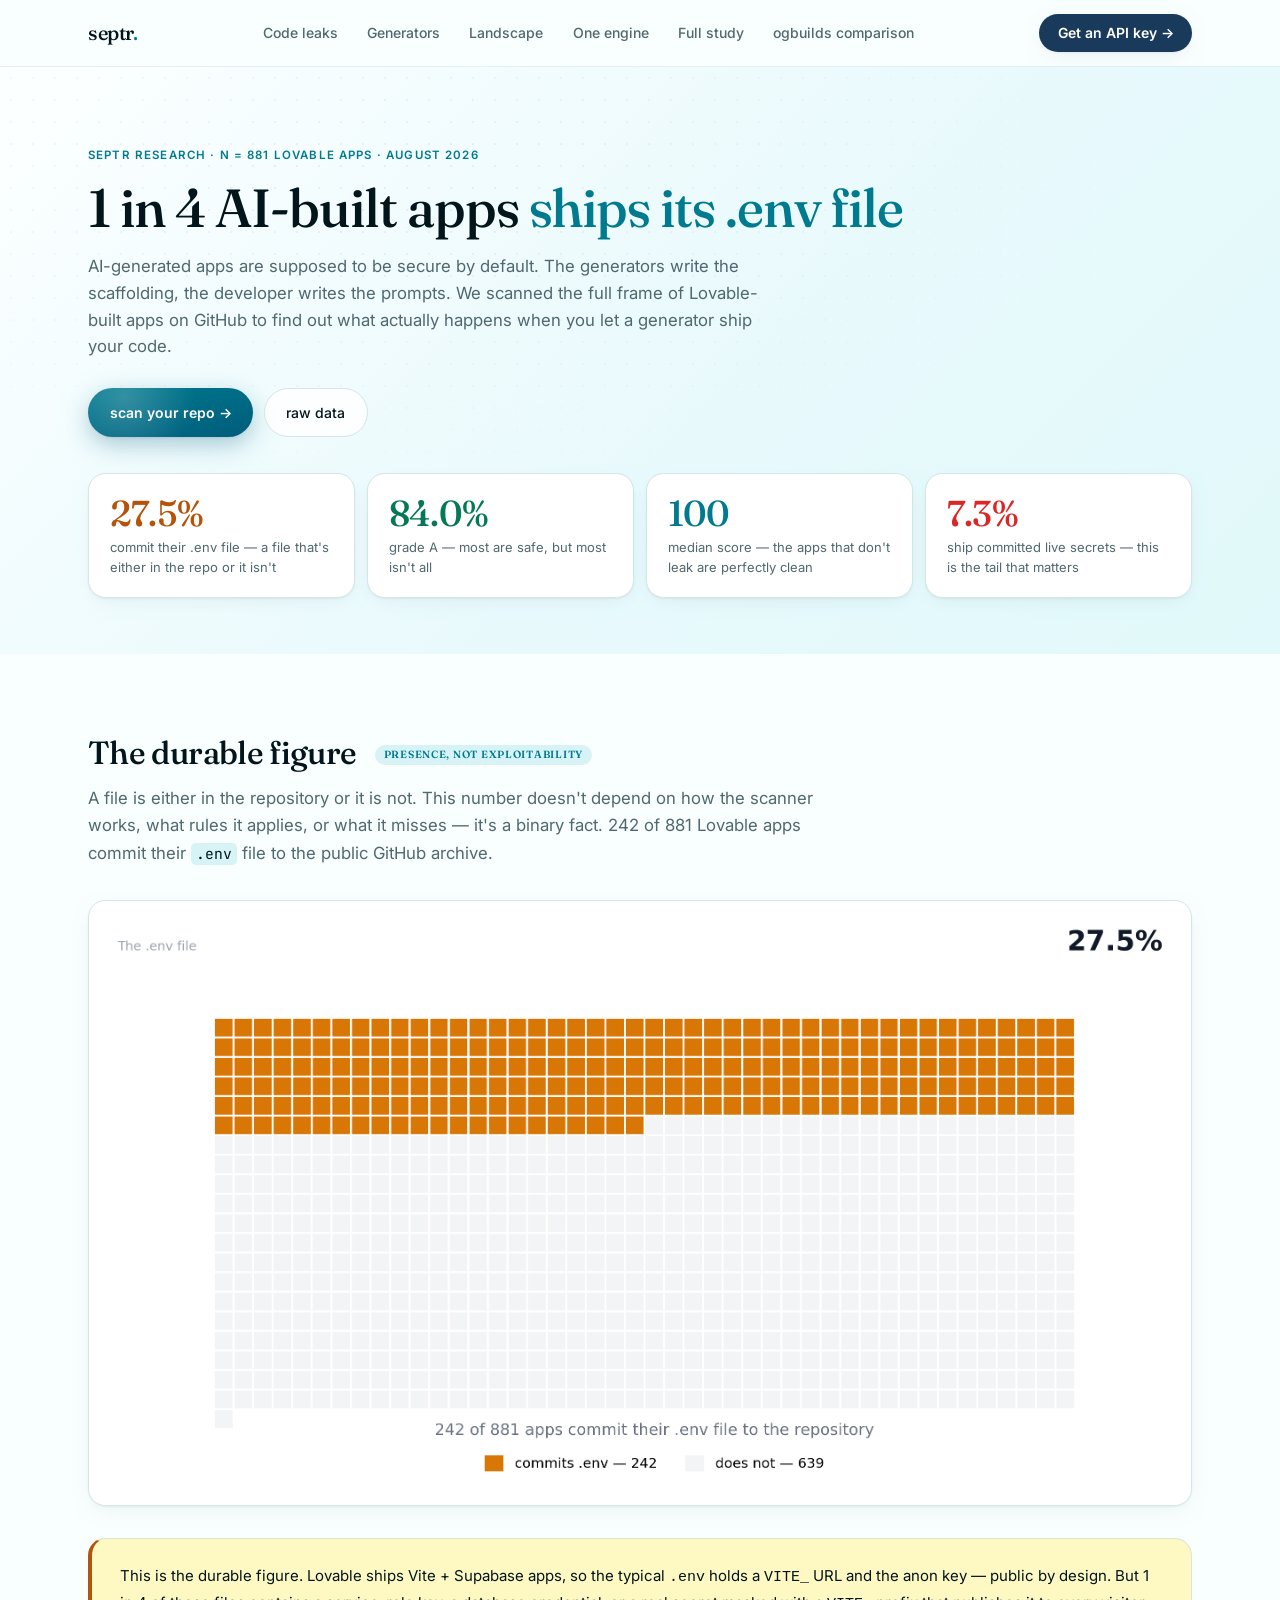
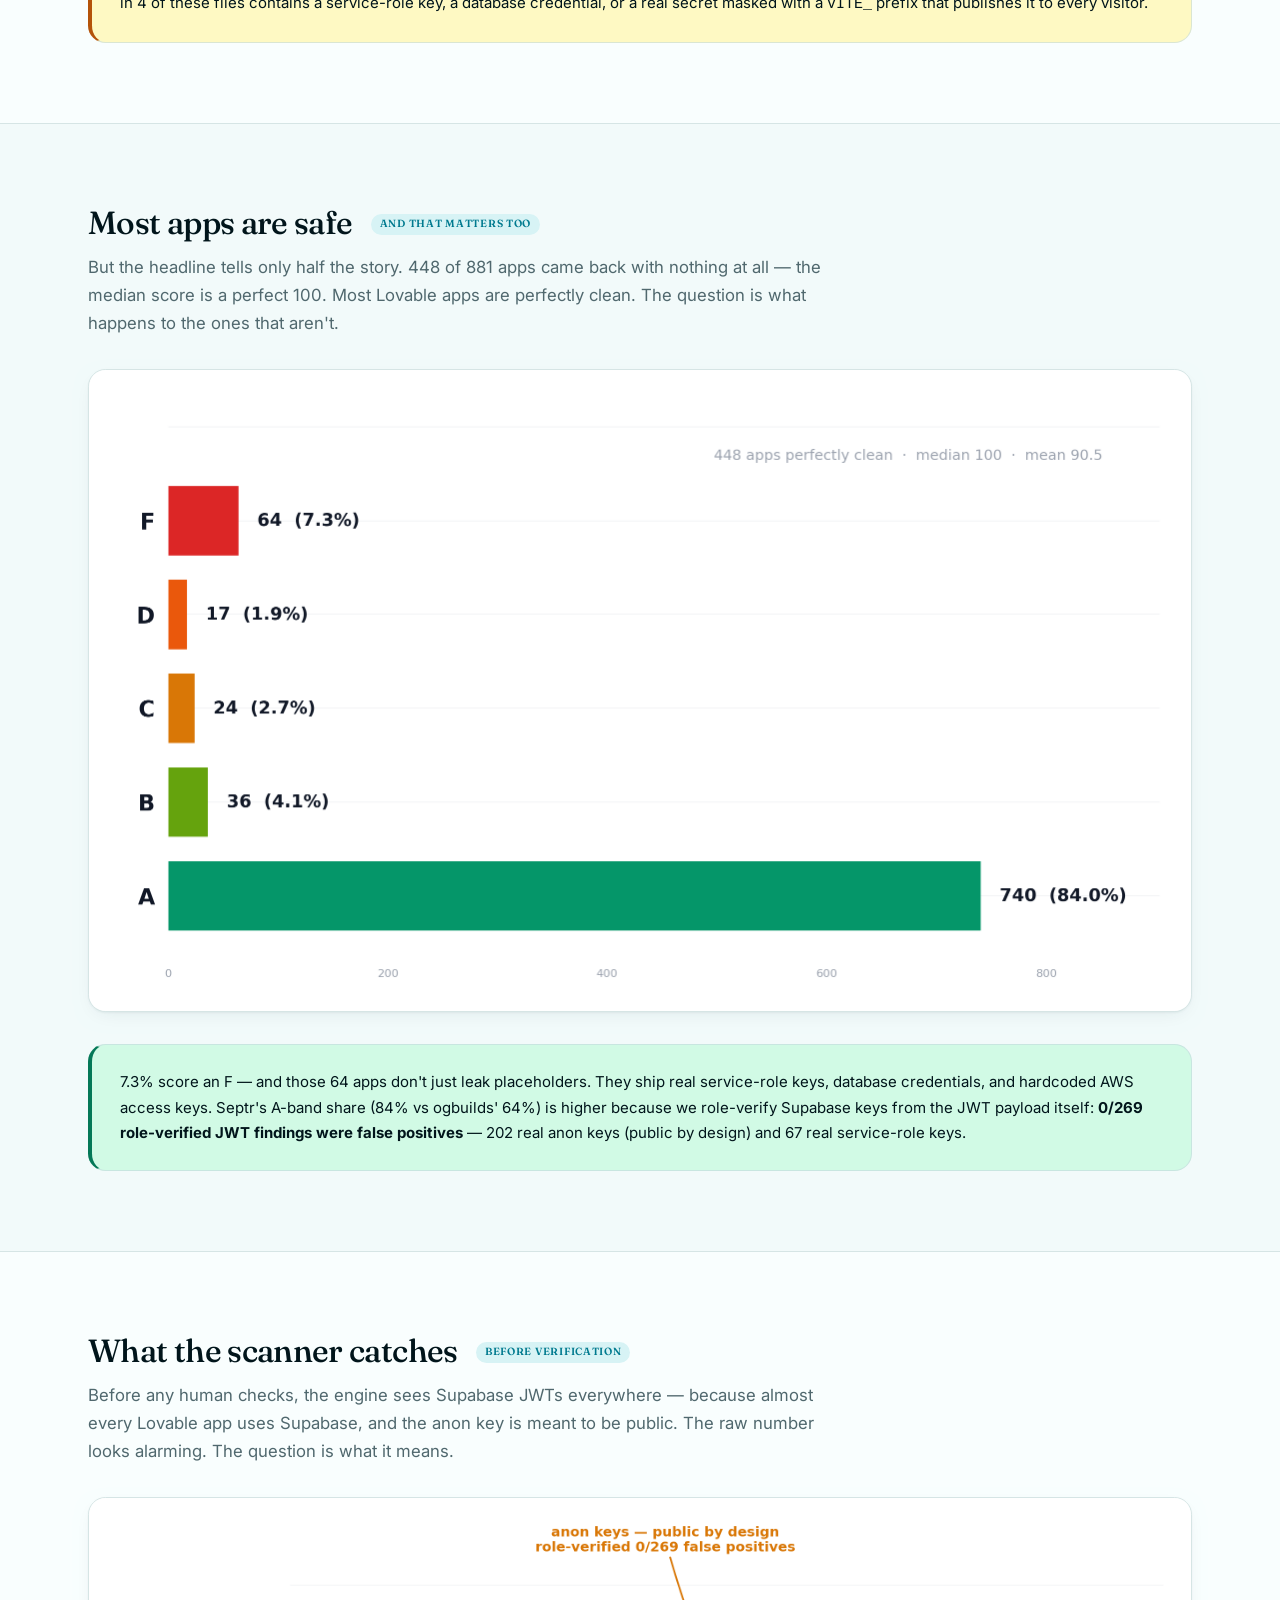
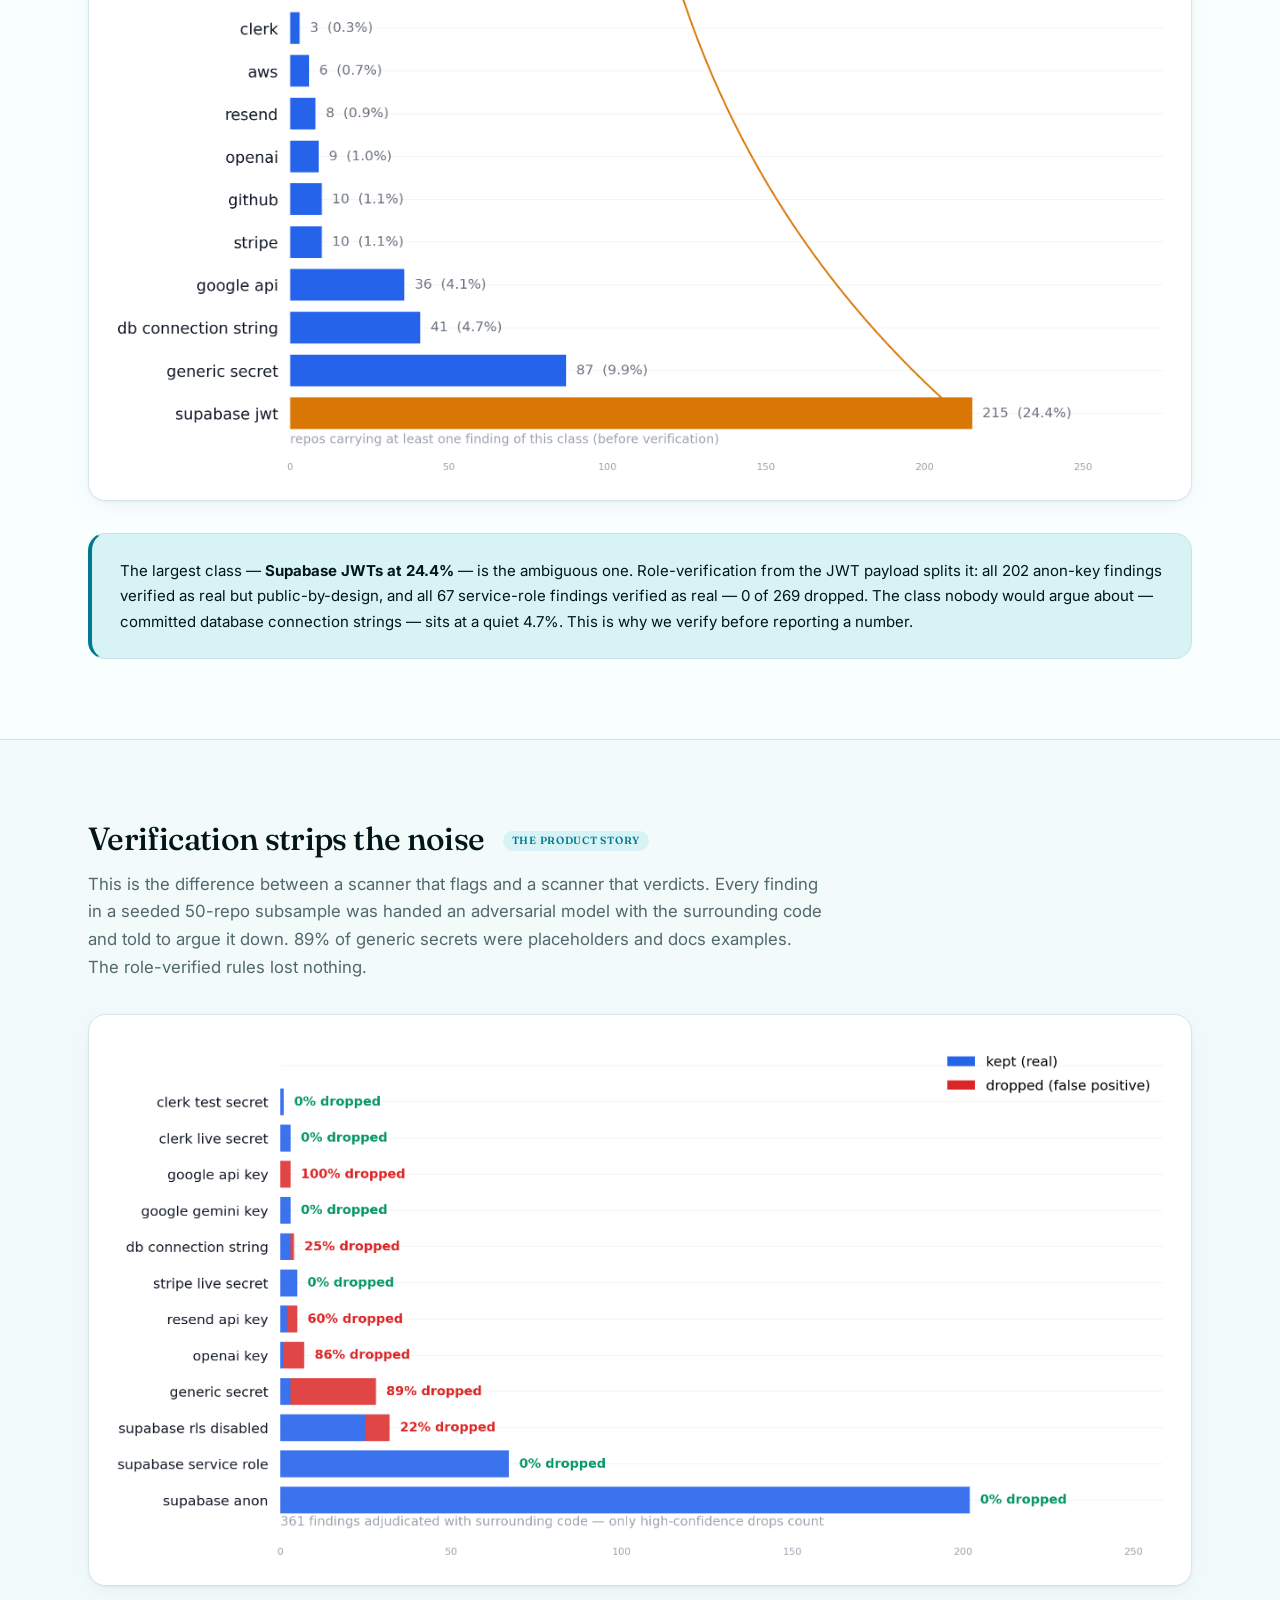
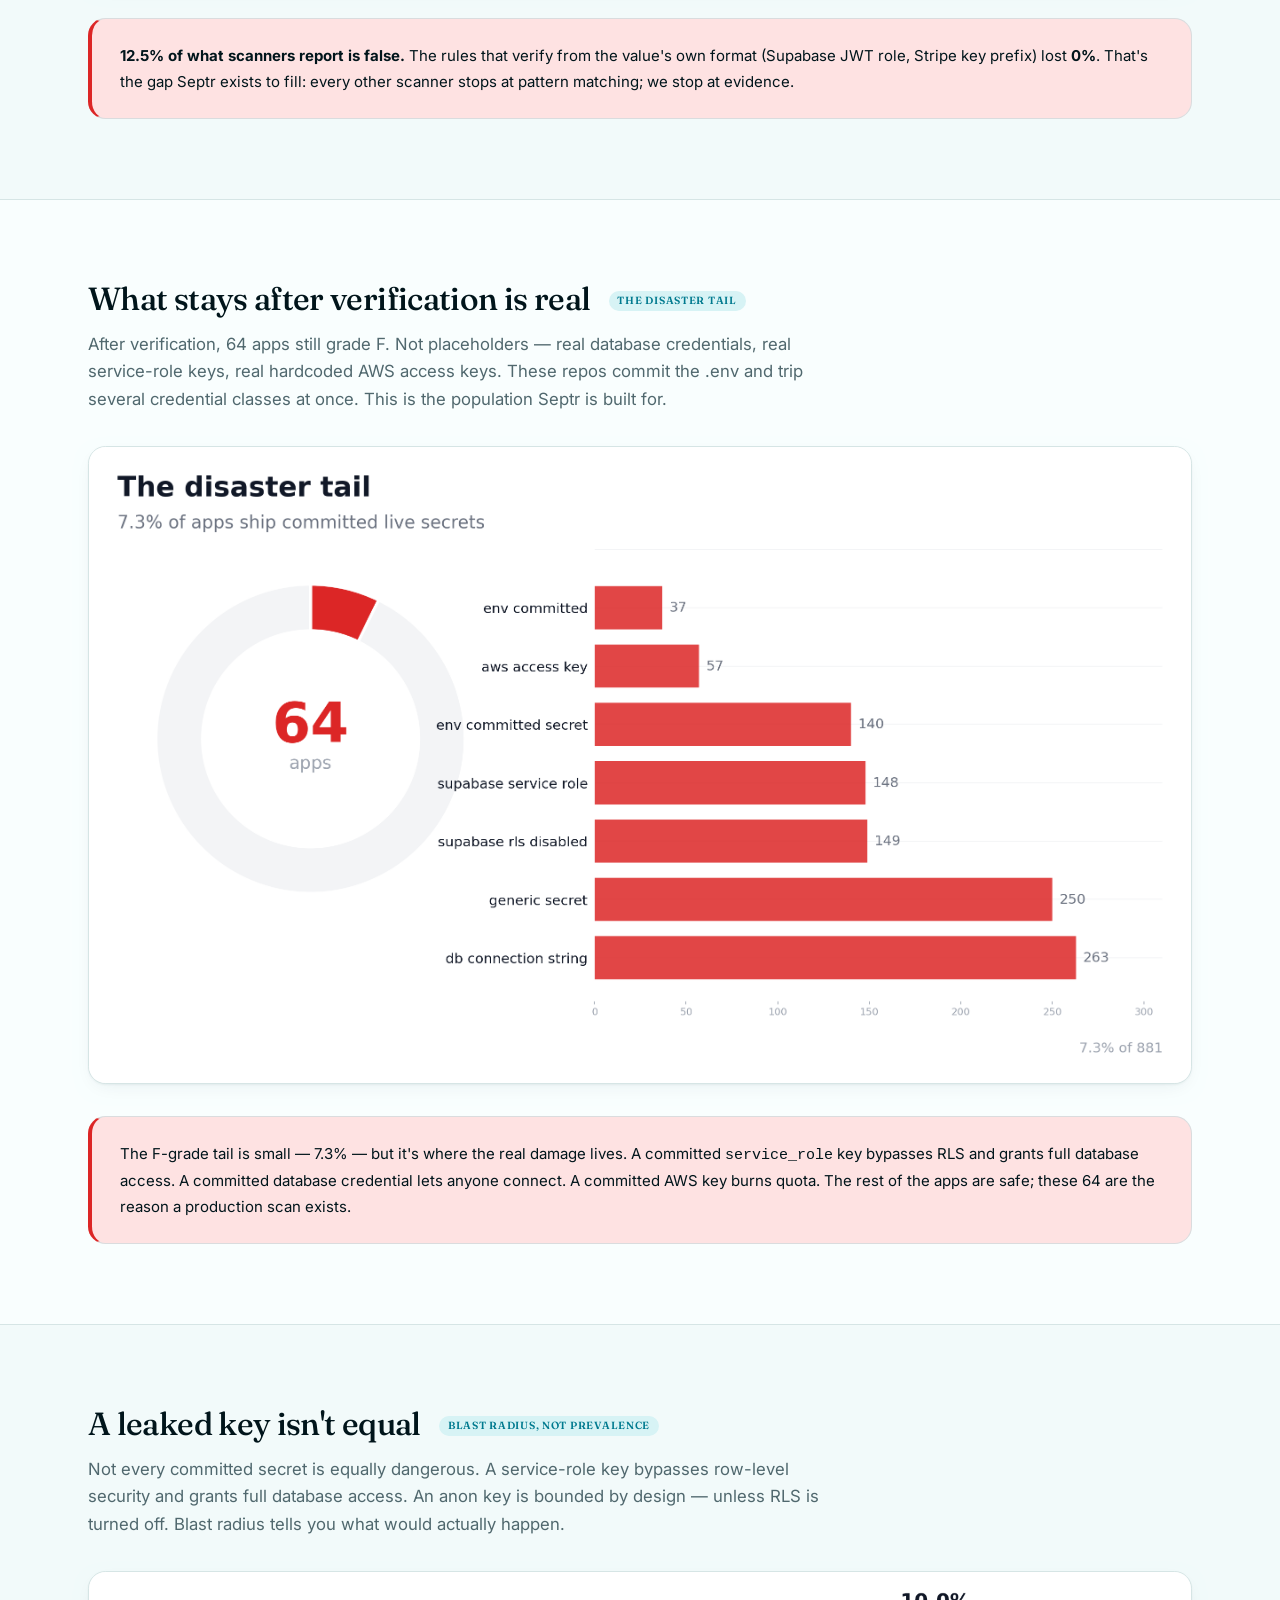
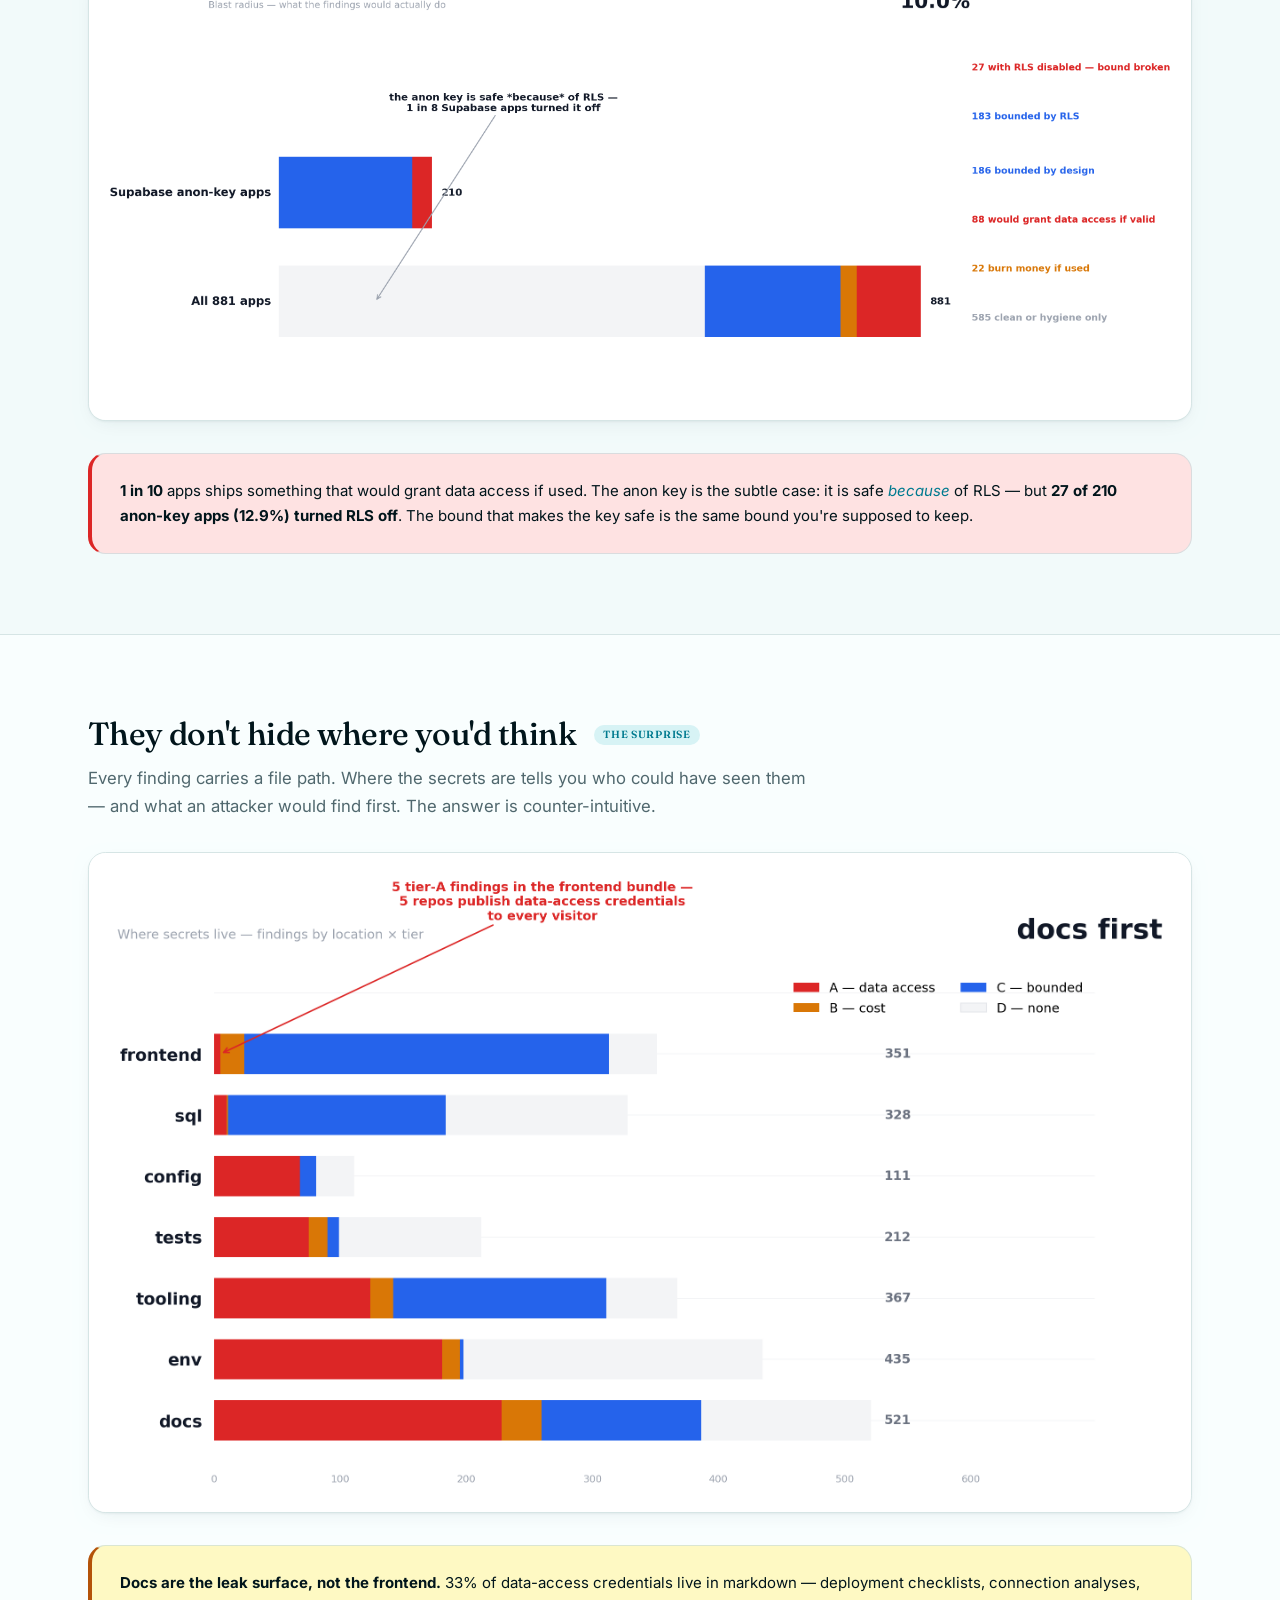
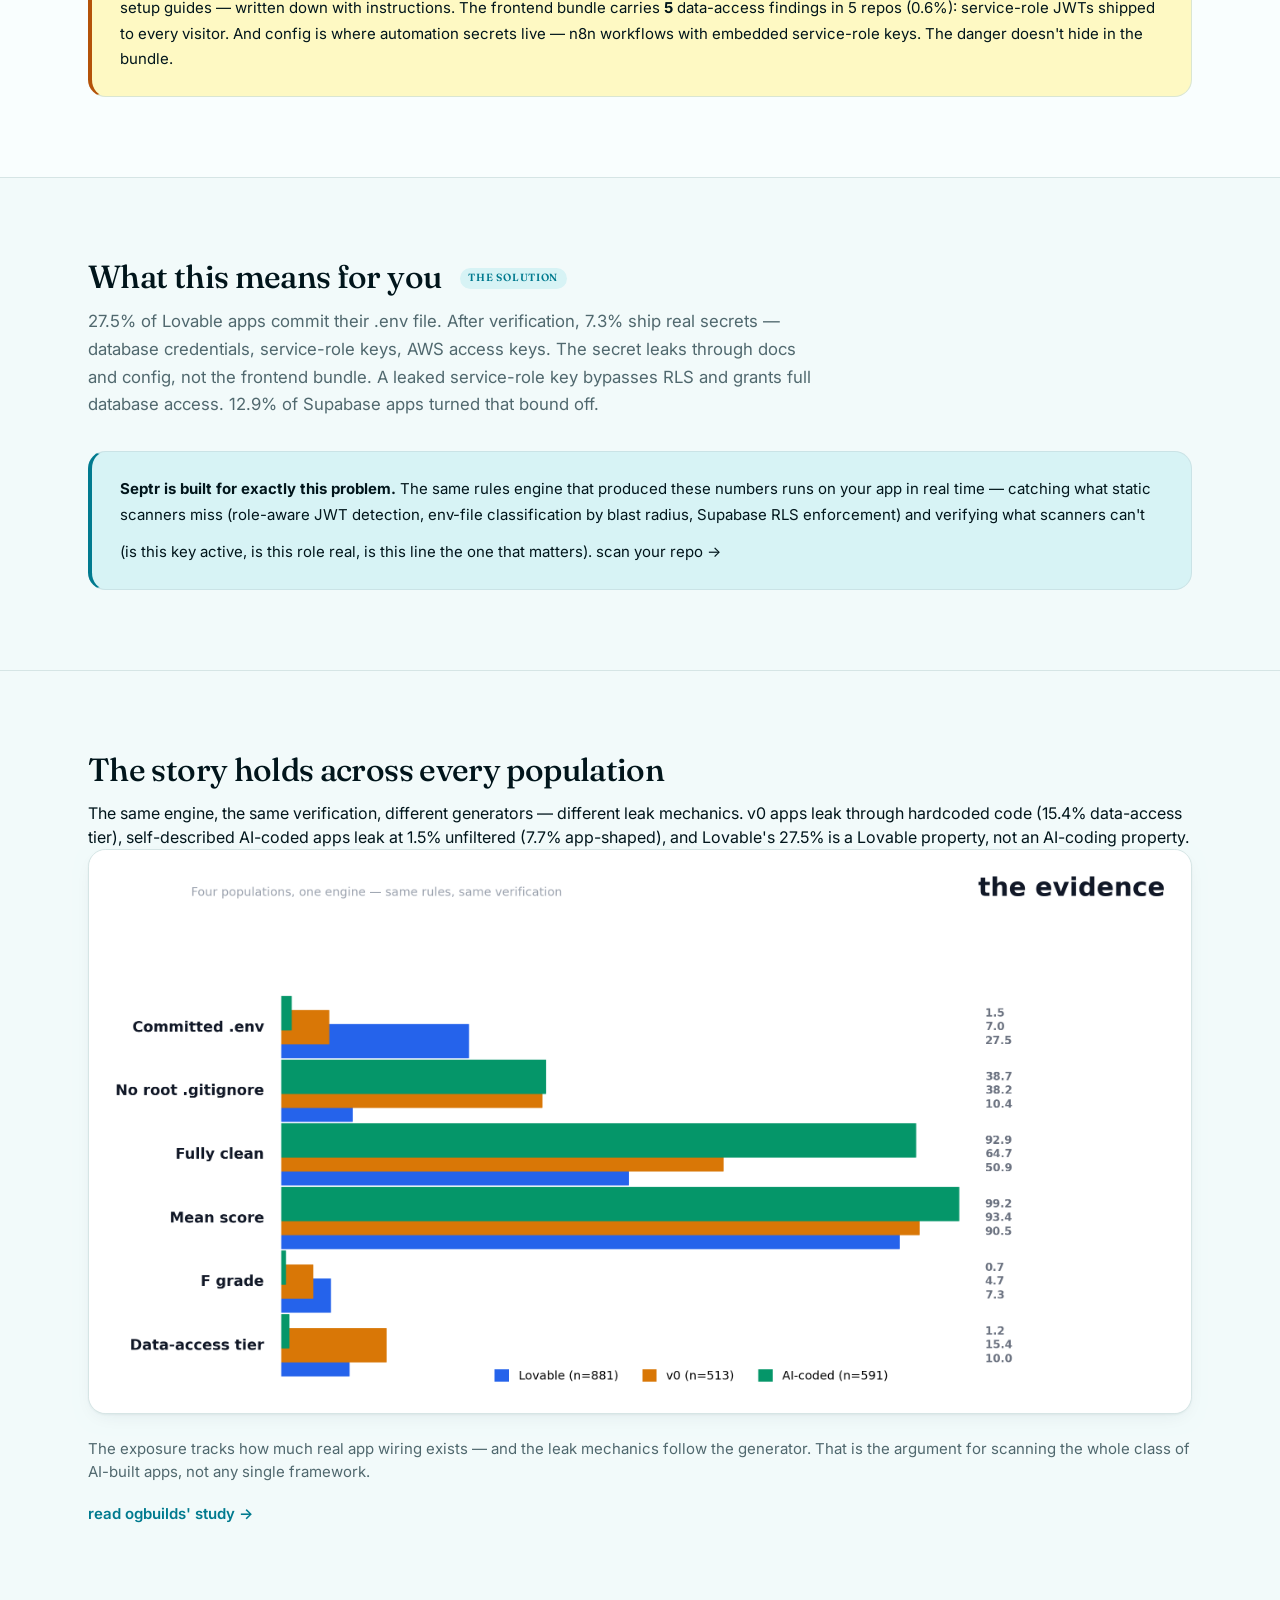
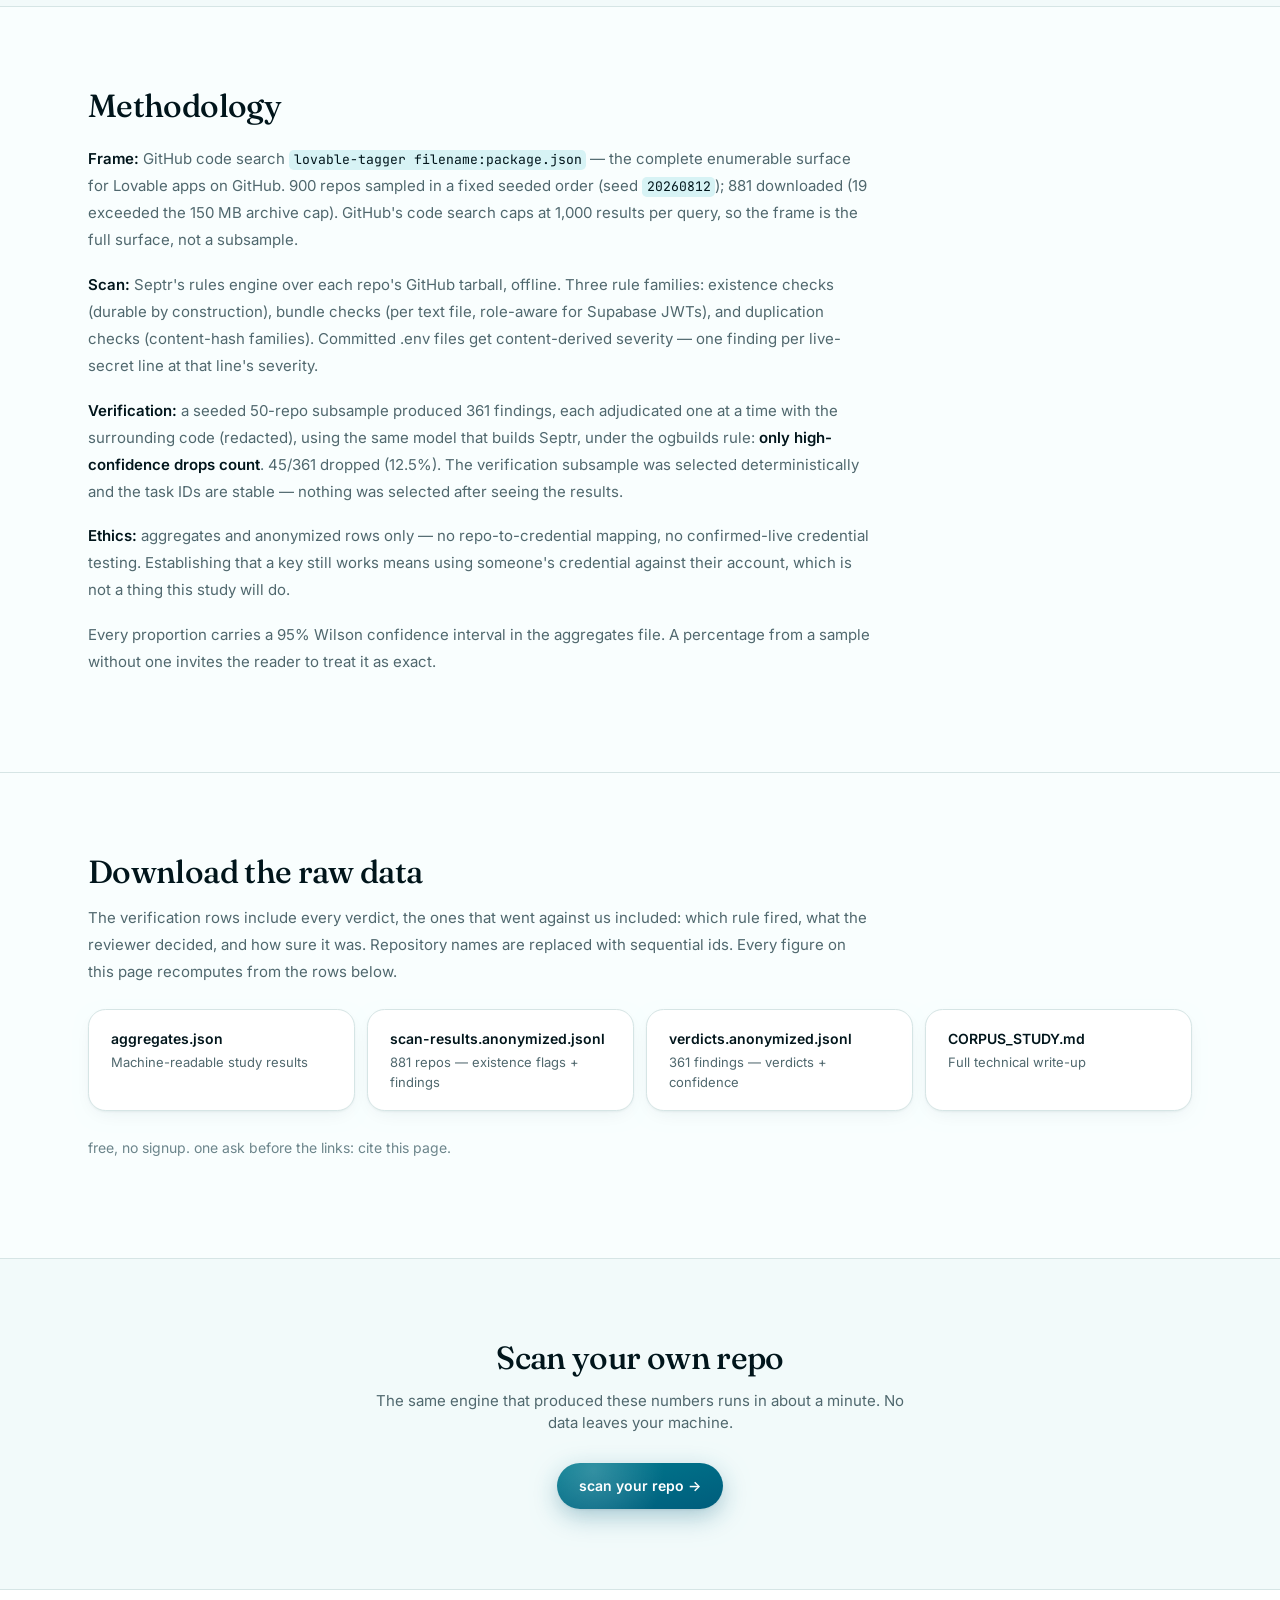
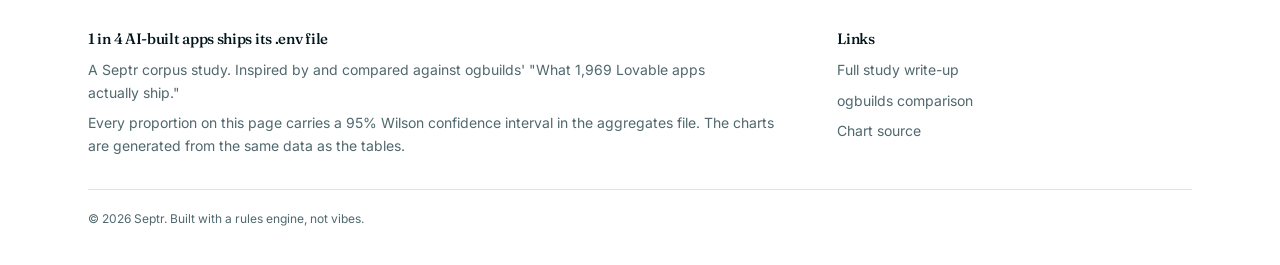
<file: report/index.html>
<!DOCTYPE html>
<html lang="en">
<head>
<meta charset="utf-8">
<meta name="viewport" content="width=device-width, initial-scale=1">
<title>1 in 4 AI-built apps ships its .env file — Septr corpus study</title>
<link rel="preconnect" href="https://fonts.googleapis.com">
<link rel="preconnect" href="https://fonts.gstatic.com" crossorigin>
<link href="https://fonts.googleapis.com/css2?family=Fraunces:ital,opsz,wght@0,9..144,400;0,9..144,500;1,9..144,400;1,9..144,500&family=Inter:wght@400;500;600;700&family=JetBrains+Mono:wght@400;500&display=swap" rel="stylesheet">
<link rel="stylesheet" href="septr.css">
</head>
<body>

<nav class="top">
  <div class="wrap inner">
    <a class="brand" href="/">septr<em>.</em></a>
    <div class="links">
      <a href="v0/index.html">Code leaks</a>
      <a href="aicoded/index.html">Generators</a>
      <a href="landscape/index.html">Landscape</a>
      <a href="comparison/index.html">One engine</a>
      <a href="../studies/CORPUS_STUDY.md">Full study</a>
      <a href="https://ogbuilds.ai/studies/lovable-app-security">ogbuilds comparison</a>
    </div>
      <a class="header-cta" href="https://app.septr.dev/sign-up">Get an API key &#8594;</a>
  </div>
</nav>

<header class="hero">
  <div class="wrap">
    <div class="kicker">Septr research · N = 881 Lovable apps · August 2026</div>
    <h1>1 in 4 AI-built apps <span class="accent">ships its .env file</span></h1>
    <p class="sub">
      AI-generated apps are supposed to be secure by default. The
      generators write the scaffolding, the developer writes the prompts.
      We scanned the full frame of Lovable-built apps on GitHub to find
      out what actually happens when you let a generator ship your code.
    </p>
    <div class="cta-row">
      <a class="cta" href="#">scan your repo →</a>
      <a class="cta secondary" href="#download">raw data</a>
    </div>
    <div class="stats">
      <div class="stat amber">
        <div class="num">27.5%</div>
        <div class="lbl">commit their .env file — a file that's either in the repo or it isn't</div>
      </div>
      <div class="stat green">
        <div class="num">84.0%</div>
        <div class="lbl">grade A — most are safe, but most isn't all</div>
      </div>
      <div class="stat blue">
        <div class="num">100</div>
        <div class="lbl">median score — the apps that don't leak are perfectly clean</div>
      </div>
      <div class="stat red">
        <div class="num">7.3%</div>
        <div class="lbl">ship committed live secrets — this is the tail that matters</div>
      </div>
    </div>
  </div>
</header>

<section class="story">
  <div class="wrap">
    <h2>The durable figure <span class="badge">presence, not exploitability</span></h2>
    <p class="lead">
      A file is either in the repository or it is not. This number
      doesn't depend on how the scanner works, what rules it applies, or
      what it misses — it's a binary fact. 242 of 881 Lovable apps
      commit their <code>.env</code> file to the public GitHub archive.
    </p>
    <img class="chart" src="charts/01-waffle.png"
         alt="Waffle chart: 242 of 881 repos commit a .env file (27.5%)">
    <div class="callout amber">
      This is the durable figure. Lovable ships Vite + Supabase apps, so
      the typical <code>.env</code> holds a <code>VITE_</code> URL and
      the anon key — public by design. But 1 in 4 of these files contains
      a service-role key, a database credential, or a real secret masked
      with a <code>VITE_</code> prefix that publishes it to every visitor.
    </div>
  </div>
</section>

<section class="story">
  <div class="wrap">
    <h2>Most apps are safe <span class="badge">and that matters too</span></h2>
    <p class="lead">
      But the headline tells only half the story. 448 of 881 apps came
      back with nothing at all — the median score is a perfect 100. Most
      Lovable apps are perfectly clean. The question is what happens to the
      ones that aren't.
    </p>
    <img class="chart" src="charts/02-grades.png"
         alt="Security grade distribution: A 740 (84%), B 36, C 24, D 17, F 64 (7.3%)">
    <div class="callout green">
      7.3% score an F — and those 64 apps don't just leak placeholders.
      They ship real service-role keys, database credentials, and hardcoded
      AWS access keys. Septr's A-band share (84% vs ogbuilds' 64%) is
      higher because we role-verify Supabase keys from the JWT payload
      itself: <strong>0/269 role-verified JWT findings were false
      positives</strong> — 202 real anon keys (public by design) and 67
      real service-role keys.
    </div>
  </div>
</section>

<section class="story">
  <div class="wrap">
    <h2>What the scanner catches <span class="badge">before verification</span></h2>
    <p class="lead">
      Before any human checks, the engine sees Supabase JWTs
      everywhere — because almost every Lovable app uses Supabase, and the
      anon key is meant to be public. The raw number looks alarming. The
      question is what it means.
    </p>
    <img class="chart" src="charts/03-credentials.png"
         alt="Credential classes by repo: Supabase JWT 215, generic secret 87, DB connection string 41, Google API key 36">
    <div class="callout">
      The largest class — <strong>Supabase JWTs at 24.4%</strong> — is the
      ambiguous one. Role-verification from the JWT payload splits it: all
      202 anon-key findings verified as real but public-by-design, and all
      67 service-role findings verified as real — 0 of 269 dropped. The
      class nobody would argue about — committed database connection strings —
      sits at a quiet 4.7%. This is why we verify before reporting a number.
    </div>
  </div>
</section>

<section class="story">
  <div class="wrap">
    <h2>Verification strips the noise <span class="badge">the product story</span></h2>
    <p class="lead">
      This is the difference between a scanner that flags and a scanner
      that verdicts. Every finding in a seeded 50-repo subsample was
      handed an adversarial model with the surrounding code and told to
      argue it down. 89% of generic secrets were placeholders and docs
      examples. The role-verified rules lost nothing.
    </p>
    <img class="chart" src="charts/04-verification.png"
         alt="Verification overturn by rule: generic secret 89% dropped, role-verified JWTs 0% dropped">
    <div class="callout red">
      <strong>12.5% of what scanners report is false.</strong> The rules that
      verify from the value's own format (Supabase JWT role, Stripe key
      prefix) lost <strong>0%</strong>. That's the gap Septr exists to fill:
      every other scanner stops at pattern matching; we stop at evidence.
    </div>
  </div>
</section>

<section class="story">
  <div class="wrap">
    <h2>What stays after verification is real <span class="badge">the disaster tail</span></h2>
    <p class="lead">
      After verification, 64 apps still grade F. Not placeholders — real
      database credentials, real service-role keys, real hardcoded AWS
      access keys. These repos commit the .env and trip several credential
      classes at once. This is the population Septr is built for.
    </p>
    <img class="chart" src="charts/05-disaster.png"
         alt="Donut chart: 64 of 881 apps grade F; bar chart of findings inside F-grade repos: DB connection strings, generic secrets, service role, AWS keys">
    <div class="callout red">
      The F-grade tail is small — 7.3% — but it's where the real damage
      lives. A committed <code>service_role</code> key bypasses RLS and
      grants full database access. A committed database credential lets
      anyone connect. A committed AWS key burns quota. The rest of the
      apps are safe; these 64 are the reason a production scan exists.
    </div>
  </div>
</section>

<section class="story">
  <div class="wrap">
    <h2>A leaked key isn't equal <span class="badge">blast radius, not prevalence</span></h2>
    <p class="lead">
      Not every committed secret is equally dangerous. A service-role key
      bypasses row-level security and grants full database access. An anon
      key is bounded by design — unless RLS is turned off. Blast radius
      tells you what would actually happen.
    </p>
    <img class="chart" src="charts/07-blast.png"
         alt="Blast radius: 88 of 881 apps would grant data access if valid; 27 of 210 anon-key apps have RLS disabled">
    <div class="callout red">
      <strong>1 in 10</strong> apps ships something that would grant data
      access if used. The anon key is the subtle case: it is safe
      <em>because</em> of RLS — but <strong>27 of 210 anon-key apps
      (12.9%) turned RLS off</strong>. The bound that makes the key safe
      is the same bound you're supposed to keep.
    </div>
  </div>
</section>

<section class="story">
  <div class="wrap">
    <h2>They don't hide where you'd think <span class="badge">the surprise</span></h2>
    <p class="lead">
      Every finding carries a file path. Where the secrets are tells you
      who could have seen them — and what an attacker would find first.
      The answer is counter-intuitive.
    </p>
    <img class="chart" src="charts/08-locations.png"
         alt="Findings by location and tier: docs 228 tier-A, committed .env 181, tooling 124, frontend 5">
    <div class="callout amber">
      <strong>Docs are the leak surface, not the frontend.</strong> 33% of
      data-access credentials live in markdown — deployment checklists,
      connection analyses, setup guides — written down with instructions.
      The frontend bundle carries <strong>5</strong> data-access findings
      in 5 repos (0.6%): service-role JWTs shipped to every visitor. And
      config is where automation secrets live — n8n workflows with
      embedded service-role keys. The danger doesn't hide in the bundle.
    </div>
  </div>
</section>

<section class="story">
  <div class="wrap">
    <h2>What this means for you <span class="badge">the solution</span></h2>
    <p class="lead">
      27.5% of Lovable apps commit their .env file. After verification,
      7.3% ship real secrets — database credentials, service-role keys,
      AWS access keys. The secret leaks through docs and config, not the
      frontend bundle. A leaked service-role key bypasses RLS and grants
      full database access. 12.9% of Supabase apps turned that bound off.
    </p>
    <div class="callout" style="border-left-color: var(--blue);">
      <strong>Septr is built for exactly this problem.</strong> The
      same rules engine that produced these numbers runs on your app in
      real time — catching what static scanners miss (role-aware JWT
      detection, env-file classification by blast radius, Supabase RLS
      enforcement) and verifying what scanners can't (is this key
      active, is this role real, is this line the one that matters).
      <a class="link" href="#" style="margin-top: 12px; display: inline-flex;">scan your repo →</a>
    </div>
  </div>
</section>

<section class="compare">
  <div class="wrap">
    <h2>The story holds across every population</h2>
    <p>
      The same engine, the same verification, different generators —
      different leak mechanics. v0 apps leak through hardcoded code
      (15.4% data-access tier), self-described AI-coded apps leak at 1.5%
      unfiltered (7.7% app-shaped), and Lovable's 27.5% is a Lovable
      property, not an AI-coding property.
    </p>
    <img class="chart" src="charts/09-comparison.png"
         alt="Grouped bar chart comparing Lovable, v0, AI-coded and AI-coded app-shaped populations on six security metrics">
    <p style="margin-top: 24px; font-size: 15px; color: var(--gray-500);">
      The exposure tracks how much real app wiring exists — and the leak
      mechanics follow the generator. That is the argument for scanning
      the whole class of AI-built apps, not any single framework.
    </p>
    <a class="link" href="https://ogbuilds.ai/studies/lovable-app-security">
      read ogbuilds' study →
    </a>
  </div>
</section>

<section class="method">
  <div class="wrap">
    <h2>Methodology</h2>
    <p>
      <strong>Frame:</strong> GitHub code search
      <code>lovable-tagger filename:package.json</code> — the complete
      enumerable surface for Lovable apps on GitHub. 900 repos sampled in a
      fixed seeded order (seed <code>20260812</code>); 881 downloaded (19
      exceeded the 150&nbsp;MB archive cap). GitHub's code search caps at
      1,000 results per query, so the frame is the full surface, not a
      subsample.
    </p>
    <p>
      <strong>Scan:</strong> Septr's rules engine over each repo's GitHub
      tarball, offline. Three rule families: existence checks (durable by
      construction), bundle checks (per text file, role-aware for
      Supabase JWTs), and duplication checks (content-hash families).
      Committed .env files get content-derived severity — one finding per
      live-secret line at that line's severity.
    </p>
    <p>
      <strong>Verification:</strong> a seeded 50-repo subsample produced
      361 findings, each adjudicated one at a time with the surrounding
      code (redacted), using the same model that builds Septr, under the
      ogbuilds rule: <strong>only high-confidence drops count</strong>.
      45/361 dropped (12.5%). The verification subsample was selected
      deterministically and the task IDs are stable — nothing was selected
      after seeing the results.
    </p>
    <p>
      <strong>Ethics:</strong> aggregates and anonymized rows only — no
      repo-to-credential mapping, no confirmed-live credential testing.
      Establishing that a key still works means using someone's credential
      against their account, which is not a thing this study will do.
    </p>
    <p>
      Every proportion carries a 95% Wilson confidence interval in the
      aggregates file. A percentage from a sample without one invites the
      reader to treat it as exact.
    </p>
  </div>
</section>

<section class="download" id="download">
  <div class="wrap">
    <h2>Download the raw data</h2>
    <p>
      The verification rows include every verdict, the ones that went
      against us included: which rule fired, what the reviewer decided,
      and how sure it was. Repository names are replaced with sequential
      ids. Every figure on this page recomputes from the rows below.
    </p>
    <div class="dl-grid">
      <a class="dl-card" href="../data/corpus/aggregates.json">
        <div class="name">aggregates.json</div>
        <div class="desc">Machine-readable study results</div>
      </a>
      <a class="dl-card" href="../data/corpus/scan-results.anonymized.jsonl">
        <div class="name">scan-results.anonymized.jsonl</div>
        <div class="desc">881 repos — existence flags + findings</div>
      </a>
      <a class="dl-card" href="../data/corpus/verdicts.anonymized.jsonl">
        <div class="name">verdicts.anonymized.jsonl</div>
        <div class="desc">361 findings — verdicts + confidence</div>
      </a>
      <a class="dl-card" href="../studies/CORPUS_STUDY.md">
        <div class="name">CORPUS_STUDY.md</div>
        <div class="desc">Full technical write-up</div>
      </a>
    </div>
    <p style="margin-top: 24px; font-size: 14px; color: var(--gray-400);">
      free, no signup. one ask before the links: cite this page.
    </p>
  </div>
</section>

<section class="cta-section">
  <div class="wrap">
    <h2>Scan your own repo</h2>
    <p>
      The same engine that produced these numbers runs in about a minute.
      No data leaves your machine.
    </p>
    <a class="cta" href="#">scan your repo →</a>
  </div>
</section>

<footer>
  <div class="wrap">
    <div class="cols">
      <div>
        <h3>1 in 4 AI-built apps ships its .env file</h3>
        <p style="margin-bottom: 8px;">
          A Septr corpus study. Inspired by and compared against
          <a href="https://ogbuilds.ai/studies/lovable-app-security">ogbuilds'</a>
          "What 1,969 Lovable apps actually ship."
        </p>
        <p>
          Every proportion on this page carries a 95% Wilson confidence
          interval in the aggregates file. The charts are generated from
          the same data as the tables.
        </p>
      </div>
      <div>
        <h3>Links</h3>
        <p><a href="../studies/CORPUS_STUDY.md">Full study write-up</a></p>
        <p><a href="https://ogbuilds.ai/studies/lovable-app-security">ogbuilds comparison</a></p>
        <p><a href="../pipeline/generate_report.py">Chart source</a></p>
      </div>
    </div>
    <div class="copy">
      © 2026 Septr. Built with a rules engine, not vibes.
    </div>
  </div>
</footer>

</body>
</html>
</file>
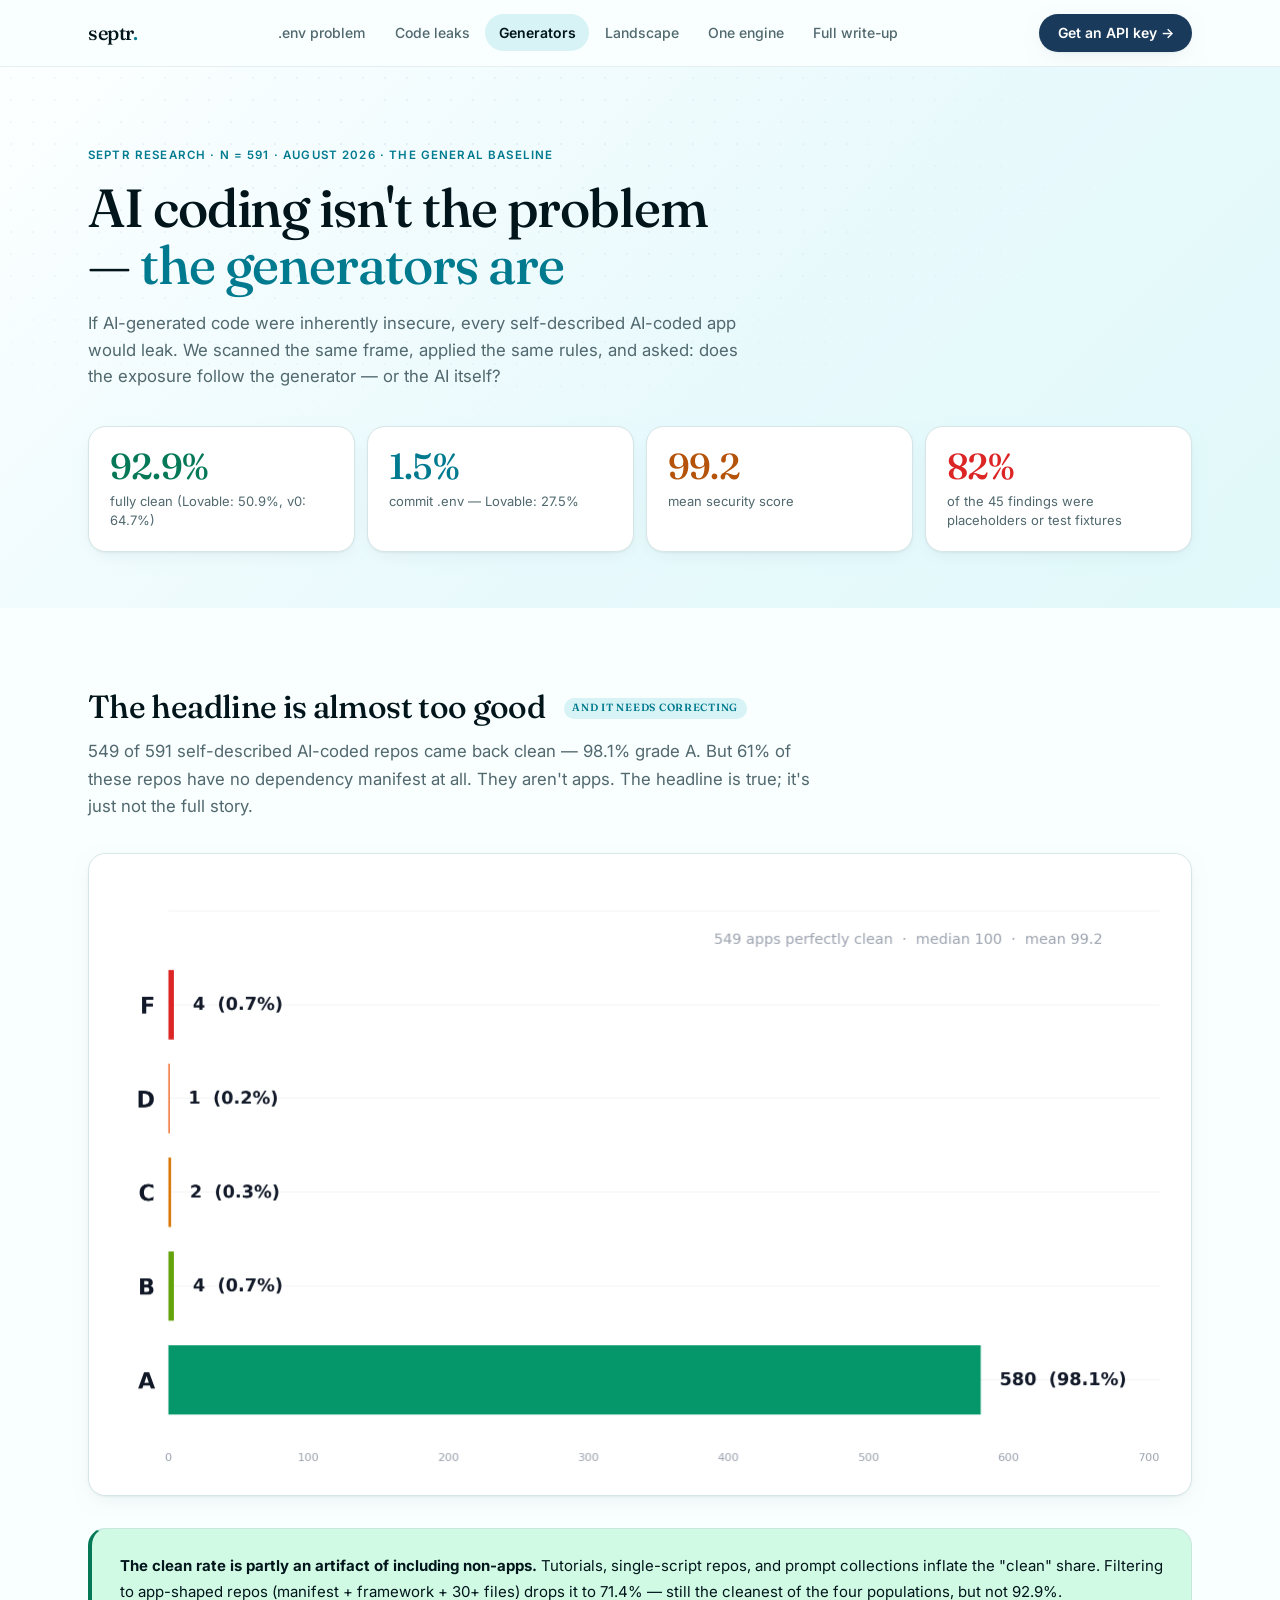
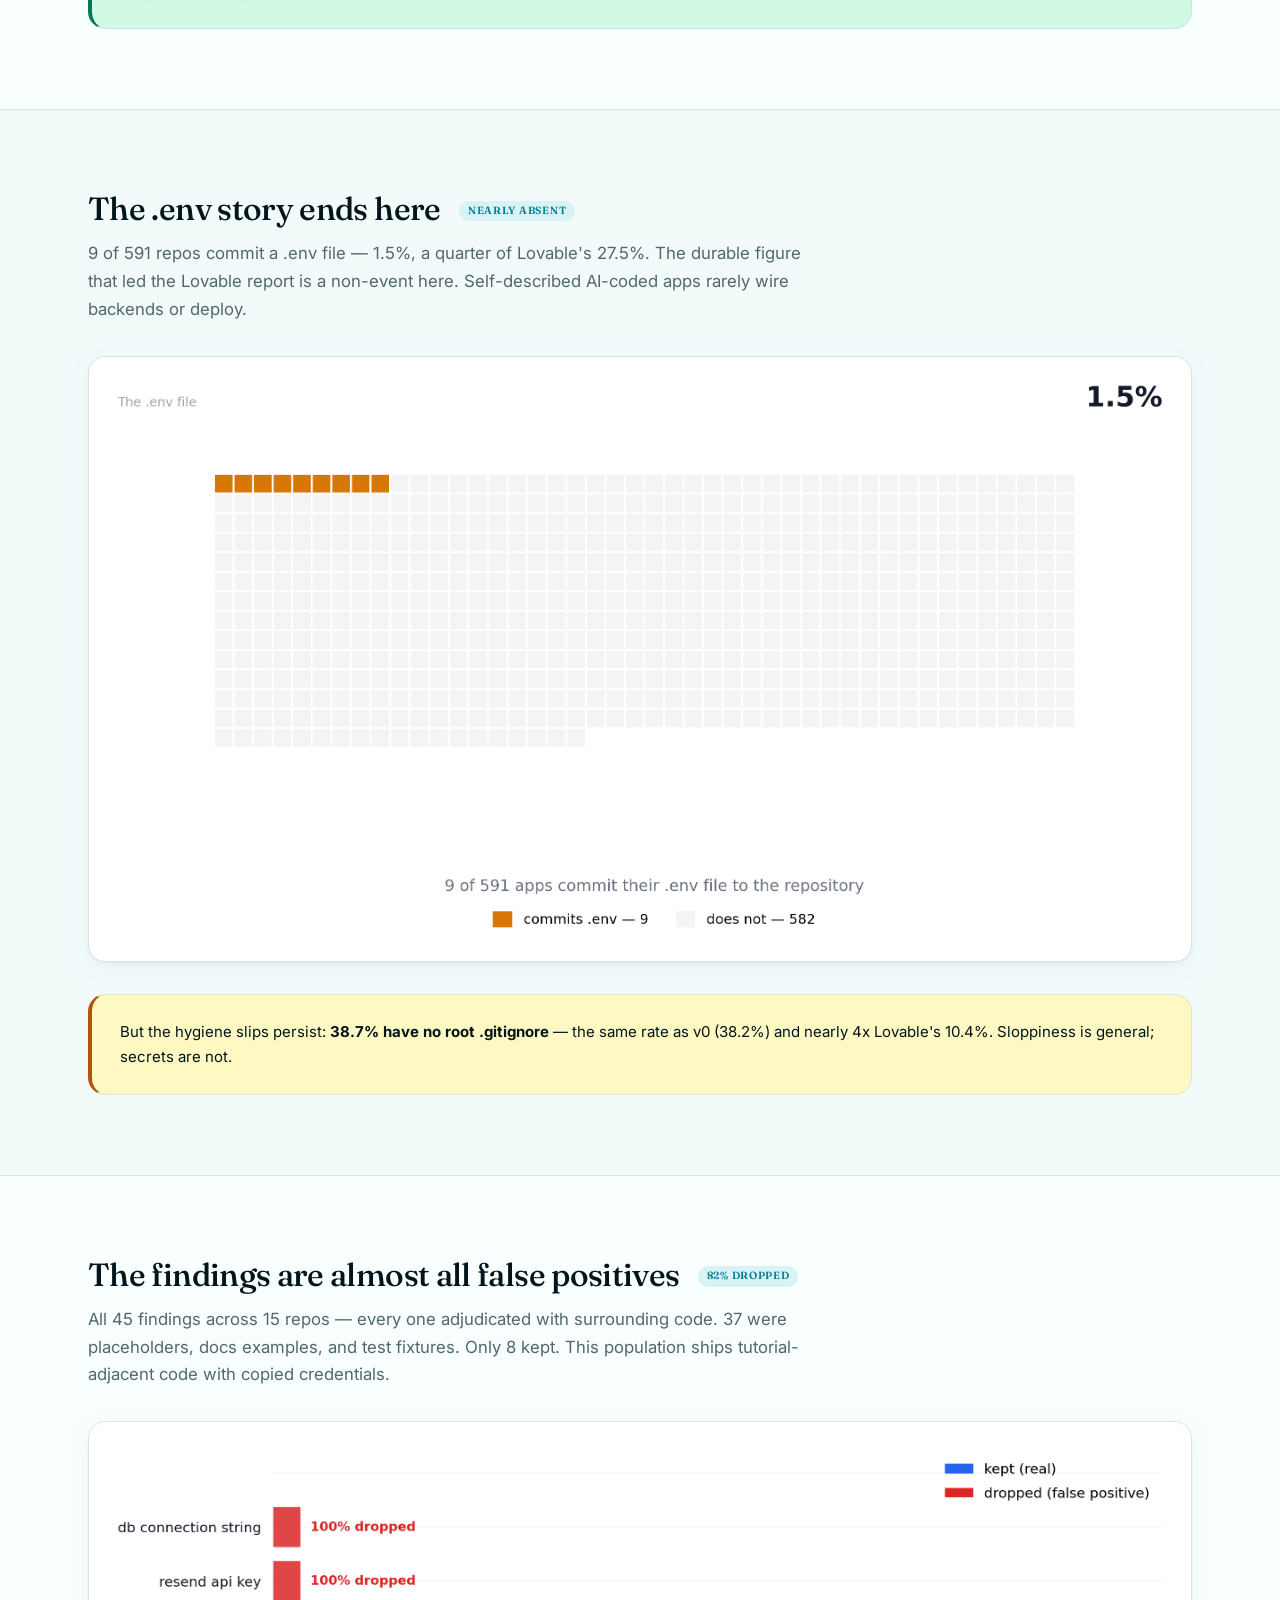
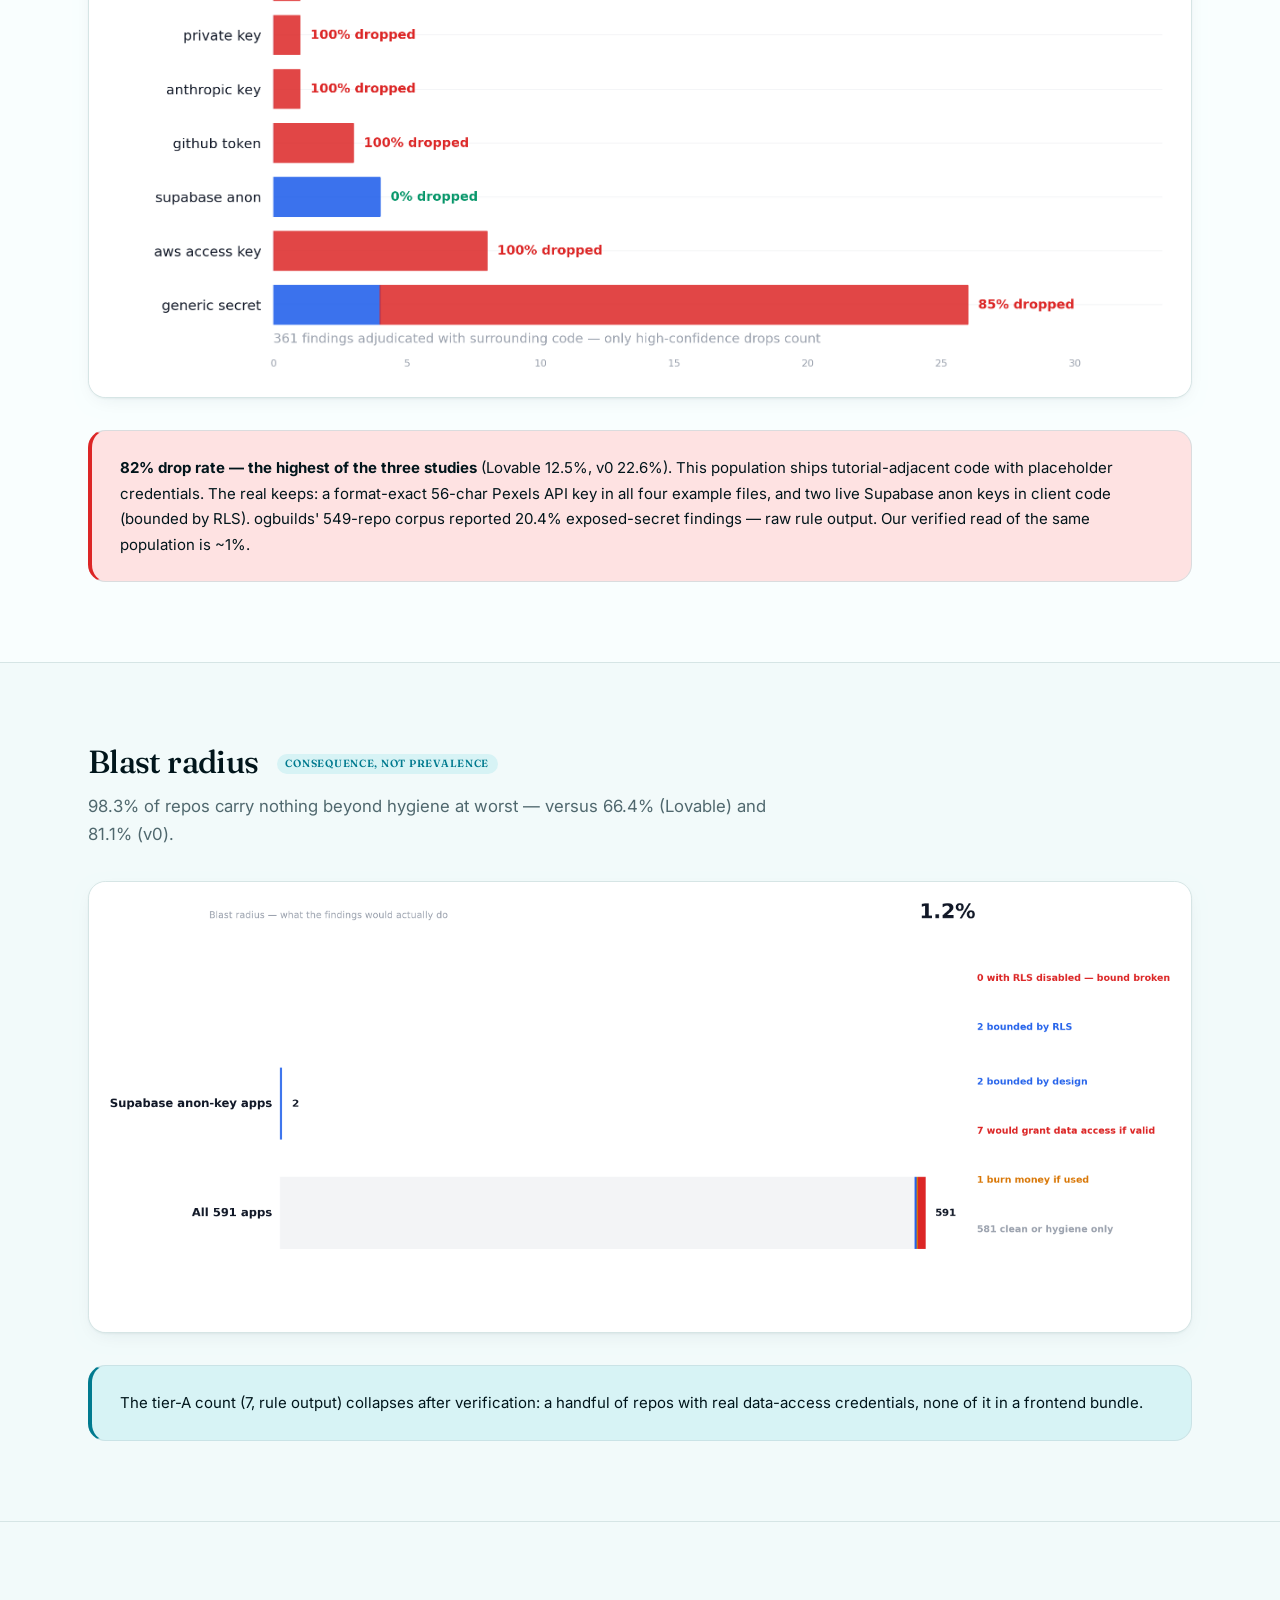
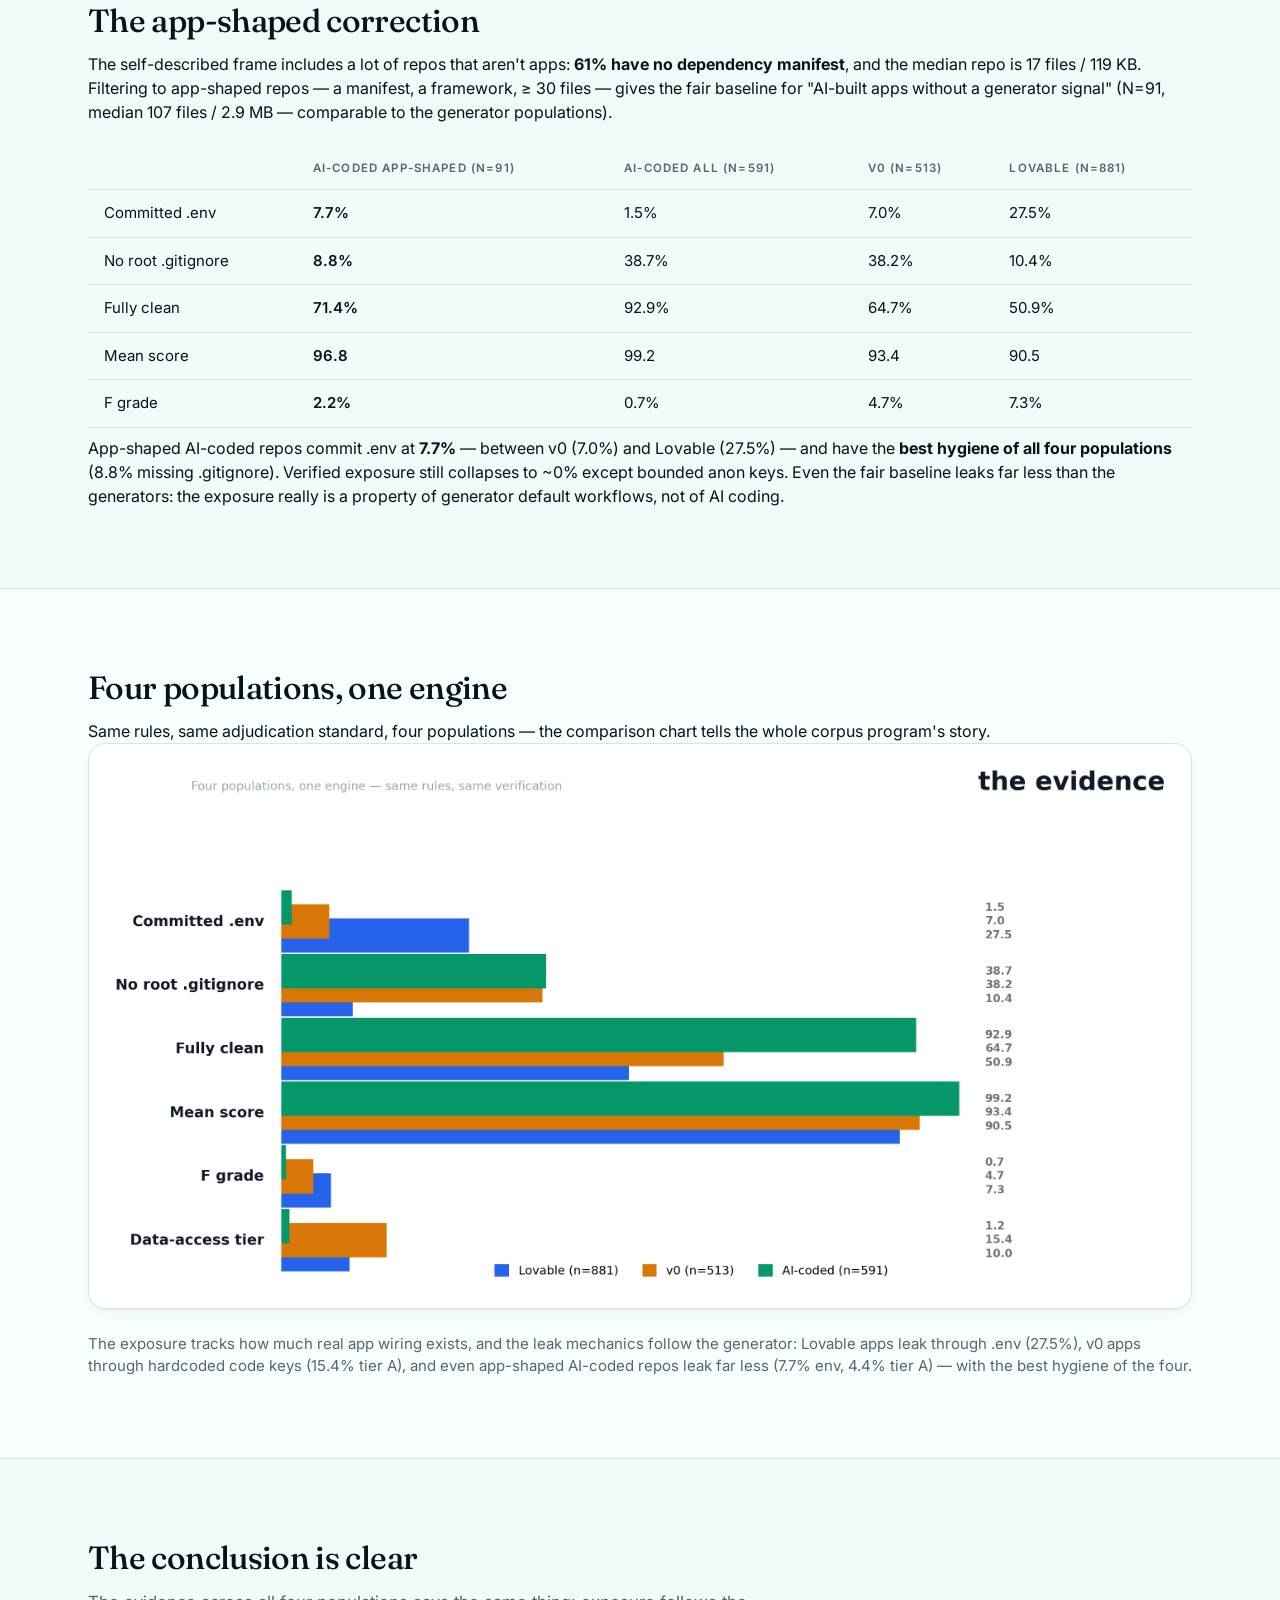
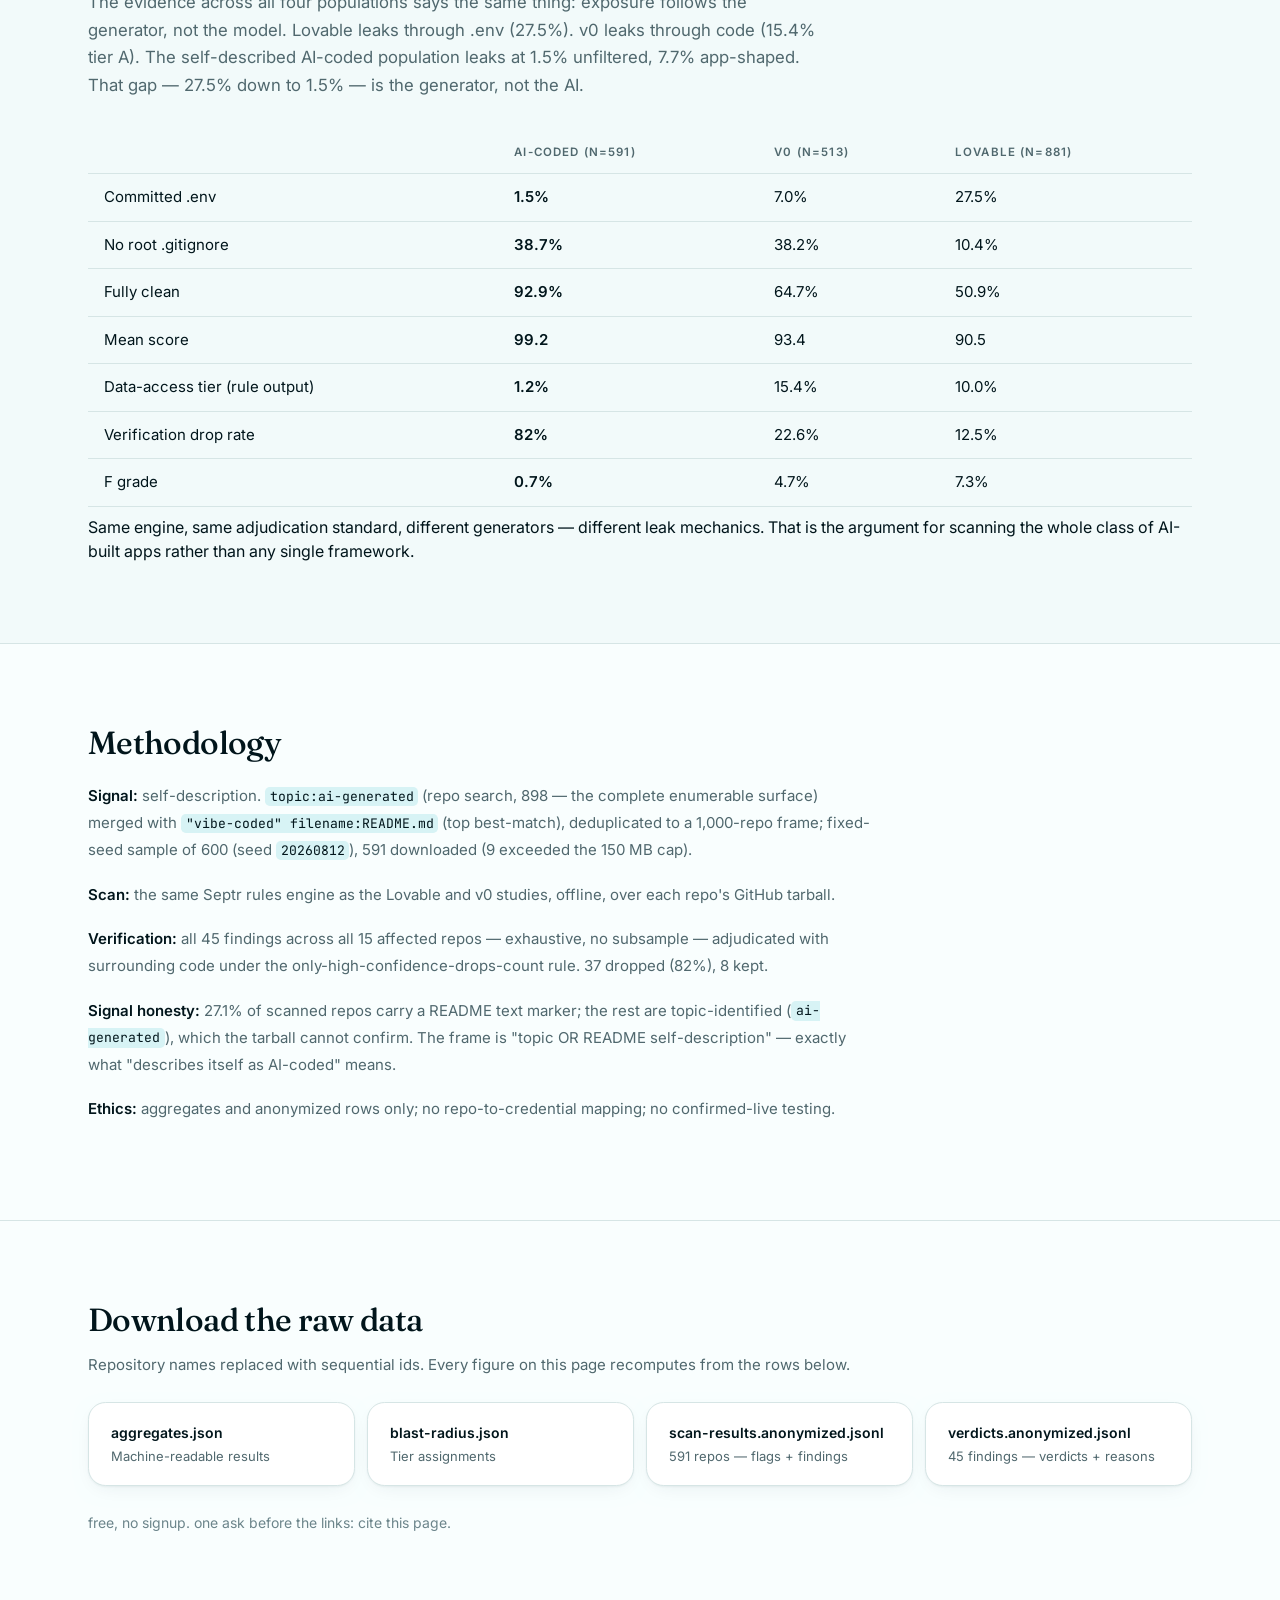
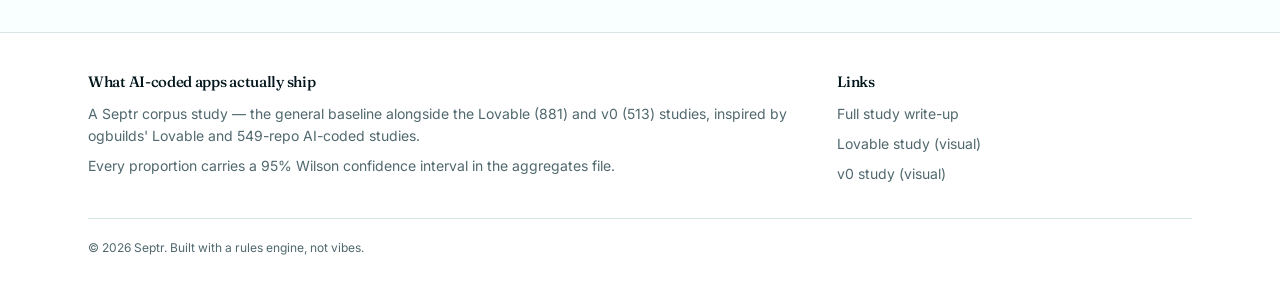
<file: report/aicoded/index.html>
<!DOCTYPE html>
<html lang="en">
<head>
<meta charset="utf-8">
<meta name="viewport" content="width=device-width, initial-scale=1">
<title>AI coding isn't the problem — the generators are — Septr corpus study</title>
<link rel="preconnect" href="https://fonts.googleapis.com">
<link rel="preconnect" href="https://fonts.gstatic.com" crossorigin>
<link href="https://fonts.googleapis.com/css2?family=Fraunces:ital,opsz,wght@0,9..144,400;0,9..144,500;1,9..144,400;1,9..144,500&family=Inter:wght@400;500;600;700&family=JetBrains+Mono:wght@400;500&display=swap" rel="stylesheet">
<link rel="stylesheet" href="../septr.css">
</head>
<body>

<nav class="top">
  <div class="wrap inner">
    <a class="brand" href="/">septr<em>.</em></a>
    <div class="links">
      <a href="../index.html">.env problem</a>
      <a href="../v0/index.html">Code leaks</a>
      <a class="here" href="index.html">Generators</a>
      <a href="../landscape/index.html">Landscape</a>
      <a href="../comparison/index.html">One engine</a>
      <a href="../../studies/CORPUS_STUDY_AICODED.md">Full write-up</a>
    </div>
      <a class="header-cta" href="https://app.septr.dev/sign-up">Get an API key &#8594;</a>
  </div>
</nav>

<header class="hero">
  <div class="wrap">
    <div class="kicker">Septr research · N = 591 · August 2026 · the general baseline</div>
    <h1>AI coding isn't the problem — <span class="accent">the generators are</span></h1>
    <p class="sub">
      If AI-generated code were inherently insecure, every self-described
      AI-coded app would leak. We scanned the same frame, applied the same
      rules, and asked: does the exposure follow the generator — or the
      AI itself?
    </p>
    <div class="stats">
      <div class="stat green"><div class="num">92.9%</div><div class="lbl">fully clean (Lovable: 50.9%, v0: 64.7%)</div></div>
      <div class="stat blue"><div class="num">1.5%</div><div class="lbl">commit .env — Lovable: 27.5%</div></div>
      <div class="stat amber"><div class="num">99.2</div><div class="lbl">mean security score</div></div>
      <div class="stat red"><div class="num">82%</div><div class="lbl">of the 45 findings were placeholders or test fixtures</div></div>
    </div>
  </div>
</header>

<section class="story">
  <div class="wrap">
    <h2>The headline is almost too good <span class="badge">and it needs correcting</span></h2>
    <p class="lead">
      549 of 591 self-described AI-coded repos came back clean — 98.1%
      grade A. But 61% of these repos have no dependency manifest at all.
      They aren't apps. The headline is true; it's just not the full story.
    </p>
    <img class="chart" src="../charts-aicoded/02-grades.png"
         alt="Grade distribution: A 580 (98.1%), F 4 (0.7%)">
    <div class="callout green">
      <strong>The clean rate is partly an artifact of including non-apps.</strong>
      Tutorials, single-script repos, and prompt collections inflate the
      "clean" share. Filtering to app-shaped repos (manifest + framework
      + 30+ files) drops it to 71.4% — still the cleanest of the four
      populations, but not 92.9%.
    </div>
  </div>
</section>

<section class="story">
  <div class="wrap">
    <h2>The .env story ends here <span class="badge">nearly absent</span></h2>
    <p class="lead">
      9 of 591 repos commit a .env file — 1.5%, a quarter of Lovable's
      27.5%. The durable figure that led the Lovable report is a non-event
      here. Self-described AI-coded apps rarely wire backends or deploy.
    </p>
    <img class="chart" src="../charts-aicoded/01-waffle.png"
         alt="Waffle: 9 of 591 repos commit a .env file (1.5%)">
    <div class="callout amber">
      But the hygiene slips persist: <strong>38.7% have no root
      .gitignore</strong> — the same rate as v0 (38.2%) and nearly 4x
      Lovable's 10.4%. Sloppiness is general; secrets are not.
    </div>
  </div>
</section>

<section class="story">
  <div class="wrap">
    <h2>The findings are almost all false positives <span class="badge">82% dropped</span></h2>
    <p class="lead">
      All 45 findings across 15 repos — every one adjudicated with
      surrounding code. 37 were placeholders, docs examples, and test
      fixtures. Only 8 kept. This population ships tutorial-adjacent code
      with copied credentials.
    </p>
    <img class="chart" src="../charts-aicoded/04-verification.png"
         alt="Verification: generic secret 22/26 dropped, AWS 8/8 dropped, anon 0/4 dropped">
    <div class="callout red">
      <strong>82% drop rate — the highest of the three studies</strong>
      (Lovable 12.5%, v0 22.6%). This population ships tutorial-adjacent
      code with placeholder credentials. The real keeps: a format-exact
      56-char Pexels API key in all four example files, and two live
      Supabase anon keys in client code (bounded by RLS). ogbuilds'
      549-repo corpus reported 20.4% exposed-secret findings — raw rule
      output. Our verified read of the same population is ~1%.
    </div>
  </div>
</section>

<section class="story">
  <div class="wrap">
    <h2>Blast radius <span class="badge">consequence, not prevalence</span></h2>
    <p class="lead">98.3% of repos carry nothing beyond hygiene at worst — versus 66.4% (Lovable) and 81.1% (v0).</p>
    <img class="chart" src="../charts-aicoded/07-blast.png"
         alt="Blast radius: 7 repos tier A (1.2%), 581 none (98.3%)">
    <div class="callout">
      The tier-A count (7, rule output) collapses after verification: a
      handful of repos with real data-access credentials, none of it in a
      frontend bundle.
    </div>
  </div>
</section>

<section class="compare">
  <div class="wrap">
    <h2>The app-shaped correction</h2>
    <p>
      The self-described frame includes a lot of repos that aren't apps:
      <strong>61% have no dependency manifest</strong>, and the median
      repo is 17 files / 119 KB. Filtering to app-shaped repos — a
      manifest, a framework, ≥ 30 files — gives the fair baseline for
      "AI-built apps without a generator signal" (N=91, median 107
      files / 2.9 MB — comparable to the generator populations).
    </p>
    <table class="cmp">
      <tr><th></th><th>AI-coded app-shaped (N=91)</th><th>AI-coded all (N=591)</th><th>v0 (N=513)</th><th>Lovable (N=881)</th></tr>
      <tr><td>Committed .env</td><td class="hl"><b>7.7%</b></td><td>1.5%</td><td>7.0%</td><td>27.5%</td></tr>
      <tr><td>No root .gitignore</td><td class="hl"><b>8.8%</b></td><td>38.7%</td><td>38.2%</td><td>10.4%</td></tr>
      <tr><td>Fully clean</td><td><b>71.4%</b></td><td>92.9%</td><td>64.7%</td><td>50.9%</td></tr>
      <tr><td>Mean score</td><td><b>96.8</b></td><td>99.2</td><td>93.4</td><td>90.5</td></tr>
      <tr><td>F grade</td><td><b>2.2%</b></td><td>0.7%</td><td>4.7%</td><td>7.3%</td></tr>
    </table>
    <p>
      App-shaped AI-coded repos commit .env at <strong>7.7%</strong> —
      between v0 (7.0%) and Lovable (27.5%) — and have the
      <strong>best hygiene of all four populations</strong> (8.8% missing
      .gitignore). Verified exposure still collapses to ~0% except
      bounded anon keys. Even the fair baseline leaks far less than the
      generators: the exposure really is a property of generator default
      workflows, not of AI coding.
    </p>
  </div>
</section>

<section class="compare">
  <div class="wrap">
    <h2>Four populations, one engine</h2>
    <p>
      Same rules, same adjudication standard, four populations — the
      comparison chart tells the whole corpus program's story.
    </p>
    <img class="chart" src="../charts/09-comparison.png"
         alt="Grouped bar chart comparing Lovable, v0, AI-coded and AI-coded app-shaped populations on six security metrics">
    <p style="margin-top: 24px; font-size: 15px; color: var(--gray-500);">
      The exposure tracks how much real app wiring exists, and the leak
      mechanics follow the generator: Lovable apps leak through .env
      (27.5%), v0 apps through hardcoded code keys (15.4% tier A), and
      even app-shaped AI-coded repos leak far less (7.7% env, 4.4% tier
      A) — with the best hygiene of the four.
    </p>
  </div>
</section>

<section class="compare">
  <div class="wrap">
    <h2>The conclusion is clear</h2>
    <p class="lead">
      The evidence across all four populations says the same thing:
      exposure follows the generator, not the model. Lovable leaks
      through .env (27.5%). v0 leaks through code (15.4% tier A). The
      self-described AI-coded population leaks at 1.5% unfiltered, 7.7%
      app-shaped. That gap — 27.5% down to 1.5% — is the generator,
      not the AI.
    </p>
    <table class="cmp">
      <tr><th></th><th>AI-coded (N=591)</th><th>v0 (N=513)</th><th>Lovable (N=881)</th></tr>
      <tr><td>Committed .env</td><td class="hl"><b>1.5%</b></td><td>7.0%</td><td>27.5%</td></tr>
      <tr><td>No root .gitignore</td><td class="hl"><b>38.7%</b></td><td>38.2%</td><td>10.4%</td></tr>
      <tr><td>Fully clean</td><td class="hl"><b>92.9%</b></td><td>64.7%</td><td>50.9%</td></tr>
      <tr><td>Mean score</td><td class="hl"><b>99.2</b></td><td>93.4</td><td>90.5</td></tr>
      <tr><td>Data-access tier (rule output)</td><td class="hl"><b>1.2%</b></td><td>15.4%</td><td>10.0%</td></tr>
      <tr><td>Verification drop rate</td><td class="hl"><b>82%</b></td><td>22.6%</td><td>12.5%</td></tr>
      <tr><td>F grade</td><td><b>0.7%</b></td><td>4.7%</td><td>7.3%</td></tr>
    </table>
    <p>
      Same engine, same adjudication standard, different generators —
      different leak mechanics. That is the argument for scanning the
      whole class of AI-built apps rather than any single framework.
    </p>
  </div>
</section>

<section class="method">
  <div class="wrap">
    <h2>Methodology</h2>
    <p><strong>Signal:</strong> self-description. <code>topic:ai-generated</code> (repo search, 898 — the complete enumerable surface) merged with <code>"vibe-coded" filename:README.md</code> (top best-match), deduplicated to a 1,000-repo frame; fixed-seed sample of 600 (seed <code>20260812</code>), 591 downloaded (9 exceeded the 150 MB cap).</p>
    <p><strong>Scan:</strong> the same Septr rules engine as the Lovable and v0 studies, offline, over each repo's GitHub tarball.</p>
    <p><strong>Verification:</strong> all 45 findings across all 15 affected repos — exhaustive, no subsample — adjudicated with surrounding code under the only-high-confidence-drops-count rule. 37 dropped (82%), 8 kept.</p>
    <p><strong>Signal honesty:</strong> 27.1% of scanned repos carry a README text marker; the rest are topic-identified (<code>ai-generated</code>), which the tarball cannot confirm. The frame is "topic OR README self-description" — exactly what "describes itself as AI-coded" means.</p>
    <p><strong>Ethics:</strong> aggregates and anonymized rows only; no repo-to-credential mapping; no confirmed-live testing.</p>
  </div>
</section>

<section class="download" id="download">
  <div class="wrap">
    <h2>Download the raw data</h2>
    <p>Repository names replaced with sequential ids. Every figure on this page recomputes from the rows below.</p>
    <div class="dl-grid">
      <a class="dl-card" href="../../data/corpus-aicoded/aggregates.json"><div class="name">aggregates.json</div><div class="desc">Machine-readable results</div></a>
      <a class="dl-card" href="../../data/corpus-aicoded/blast-radius.json"><div class="name">blast-radius.json</div><div class="desc">Tier assignments</div></a>
      <a class="dl-card" href="../../data/corpus-aicoded/scan-results.anonymized.jsonl"><div class="name">scan-results.anonymized.jsonl</div><div class="desc">591 repos — flags + findings</div></a>
      <a class="dl-card" href="../../data/corpus-aicoded/verdicts.anonymized.jsonl"><div class="name">verdicts.anonymized.jsonl</div><div class="desc">45 findings — verdicts + reasons</div></a>
    </div>
    <p style="margin-top:24px;font-size:14px;color:var(--gray-400)">free, no signup. one ask before the links: cite this page.</p>
  </div>
</section>

<footer>
  <div class="wrap">
    <div class="cols">
      <div>
        <h3>What AI-coded apps actually ship</h3>
        <p style="margin-bottom:8px">A Septr corpus study — the general baseline alongside the <a href="../index.html">Lovable</a> (881) and <a href="../v0/index.html">v0</a> (513) studies, inspired by ogbuilds' Lovable and 549-repo AI-coded studies.</p>
        <p>Every proportion carries a 95% Wilson confidence interval in the aggregates file.</p>
      </div>
      <div>
        <h3>Links</h3>
        <p><a href="../../studies/CORPUS_STUDY_AICODED.md">Full study write-up</a></p>
        <p><a href="../index.html">Lovable study (visual)</a></p>
        <p><a href="../v0/index.html">v0 study (visual)</a></p>
      </div>
    </div>
    <div class="copy">© 2026 Septr. Built with a rules engine, not vibes.</div>
  </div>
</footer>

</body>
</html>
</file>
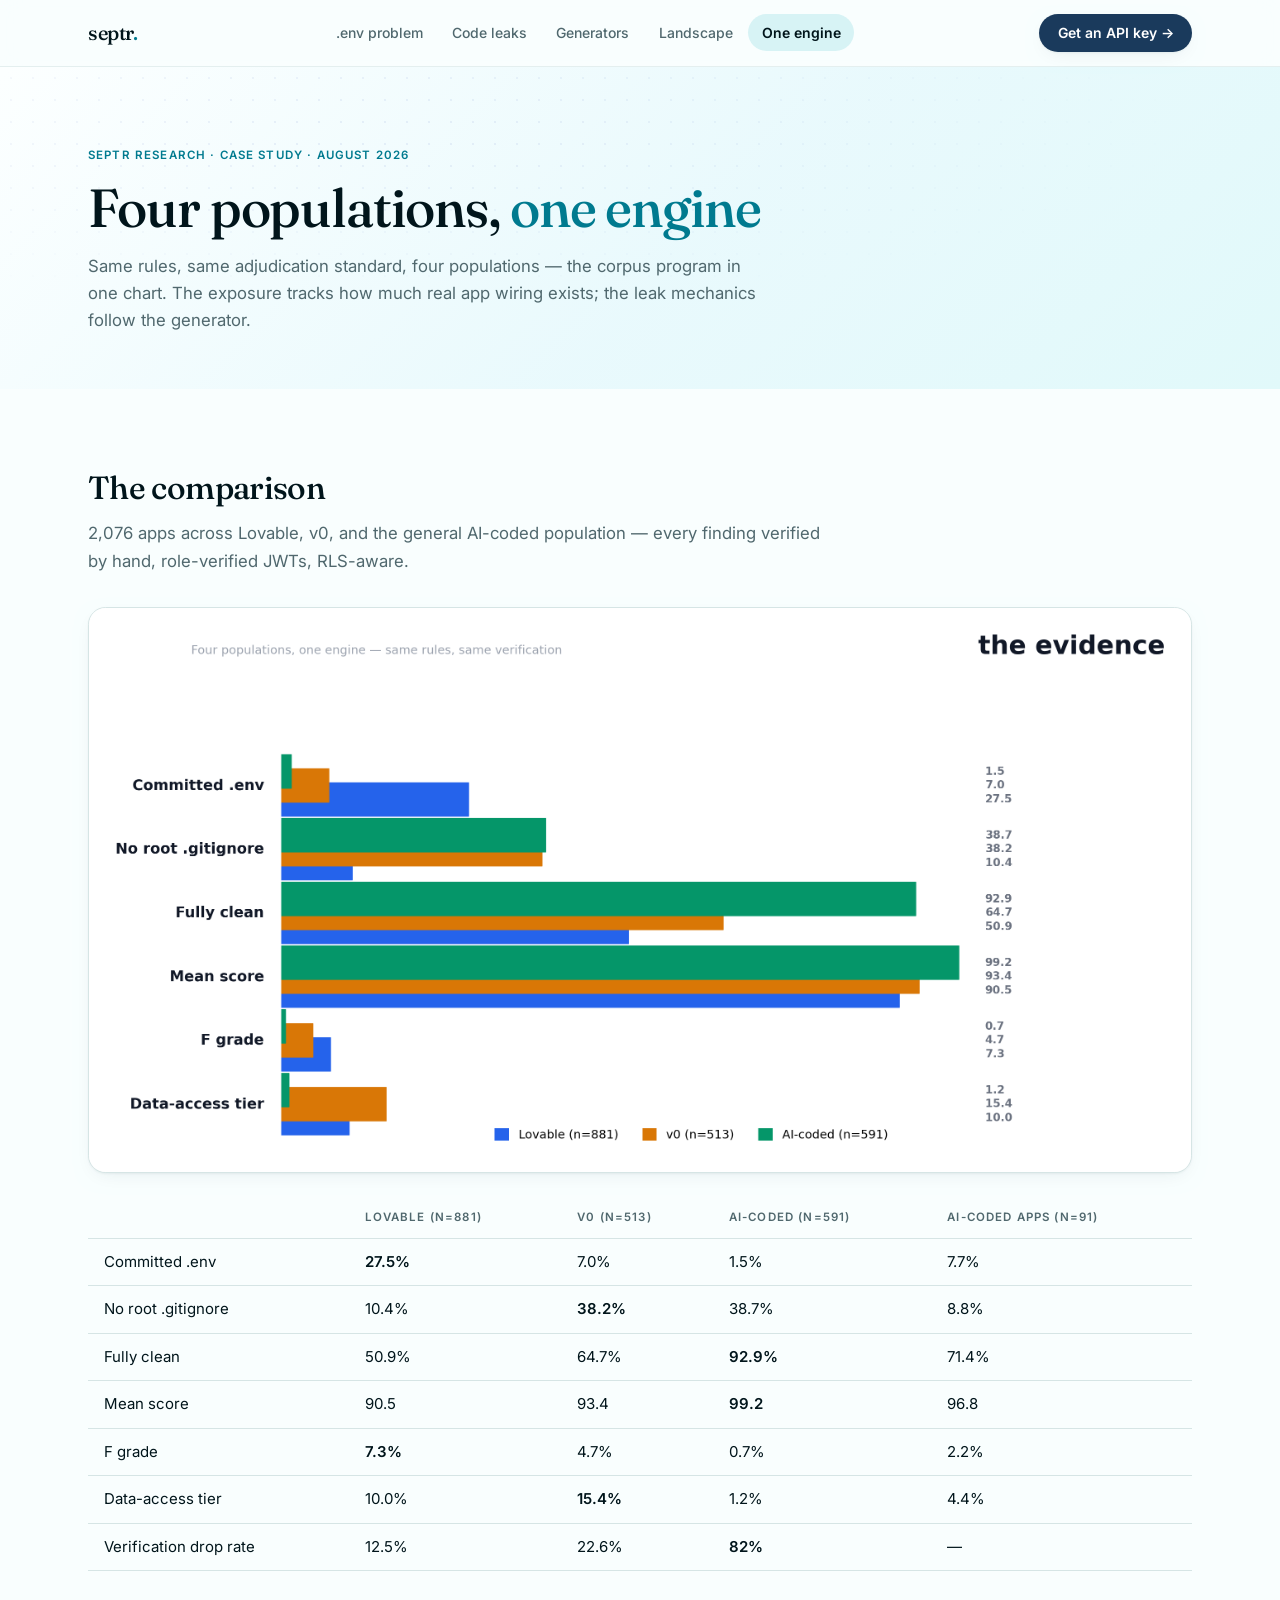
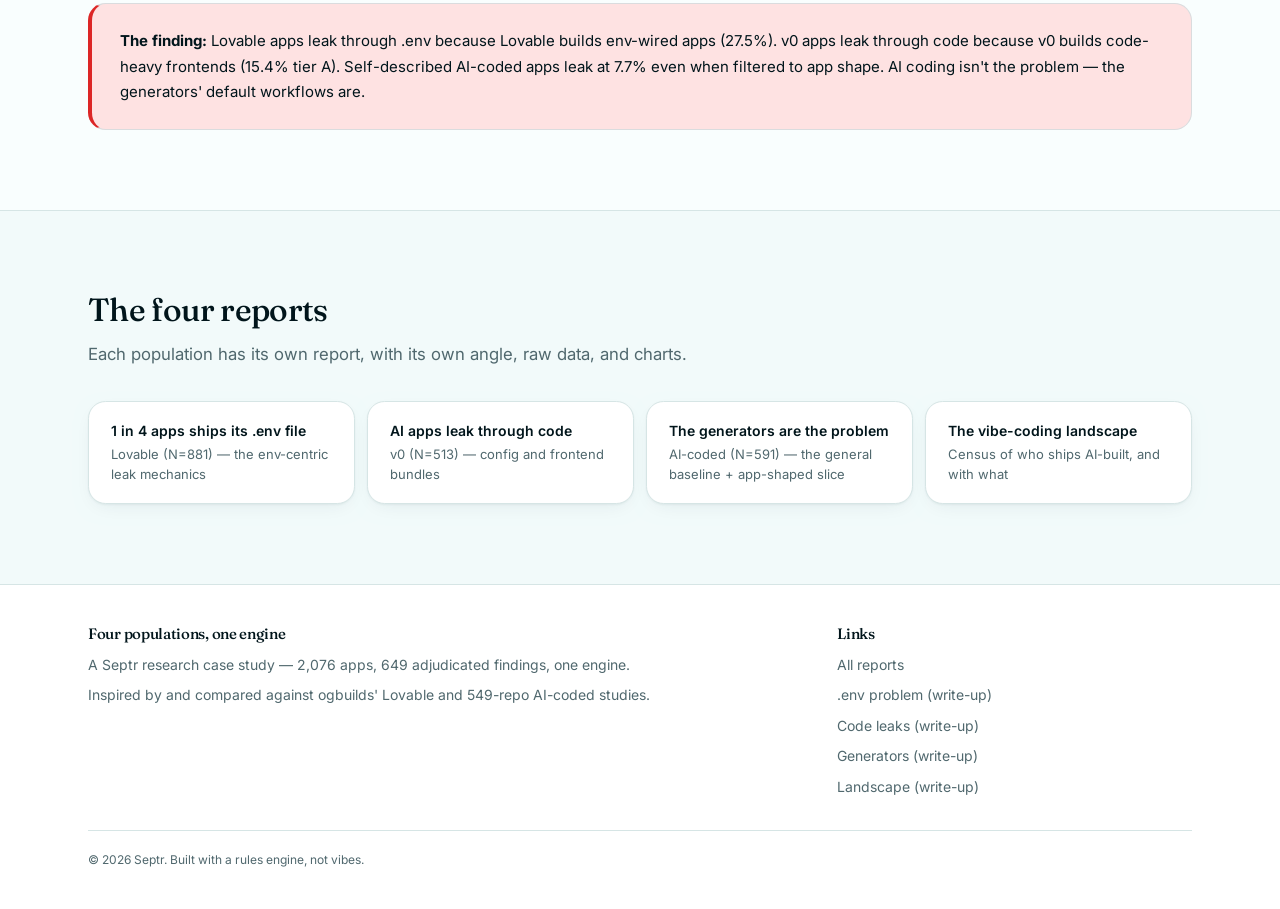
<file: report/comparison/index.html>
<!DOCTYPE html>
<html lang="en">
<head>
<meta charset="utf-8">
<meta name="viewport" content="width=device-width, initial-scale=1">
<title>Four populations, one engine — Septr case study</title>
<link rel="preconnect" href="https://fonts.googleapis.com">
<link rel="preconnect" href="https://fonts.gstatic.com" crossorigin>
<link href="https://fonts.googleapis.com/css2?family=Fraunces:ital,opsz,wght@0,9..144,400;0,9..144,500;1,9..144,400;1,9..144,500&family=Inter:wght@400;500;600;700&family=JetBrains+Mono:wght@400;500&display=swap" rel="stylesheet">
<link rel="stylesheet" href="../septr.css">
</head>
<body>

<nav class="top">
  <div class="wrap inner">
    <a class="brand" href="/">septr<em>.</em></a>
    <div class="links">
      <a href="../index.html">.env problem</a>
      <a href="../v0/index.html">Code leaks</a>
      <a href="../aicoded/index.html">Generators</a>
      <a href="../landscape/index.html">Landscape</a>
      <a class="here" href="index.html">One engine</a>
    </div>
      <a class="header-cta" href="https://app.septr.dev/sign-up">Get an API key &#8594;</a>
  </div>
</nav>

<header class="hero">
  <div class="wrap">
    <div class="kicker">Septr research · case study · August 2026</div>
    <h1>Four populations, <span class="accent">one engine</span></h1>
    <p class="sub">
      Same rules, same adjudication standard, four populations — the
      corpus program in one chart. The exposure tracks how much real app
      wiring exists; the leak mechanics follow the generator.
    </p>
  </div>
</header>

<section class="story">
  <div class="wrap">
    <h2>The comparison</h2>
    <p class="lead">
      2,076 apps across Lovable, v0, and the general AI-coded population —
      every finding verified by hand, role-verified JWTs, RLS-aware.
    </p>
    <img class="chart" src="../charts/09-comparison.png"
         alt="Grouped bar chart comparing Lovable, v0, AI-coded and AI-coded app-shaped populations on six security metrics">
    <table class="cmp">
      <tr><th></th><th>Lovable (N=881)</th><th>v0 (N=513)</th><th>AI-coded (N=591)</th><th>AI-coded apps (N=91)</th></tr>
      <tr><td>Committed .env</td><td class="hl"><b>27.5%</b></td><td>7.0%</td><td>1.5%</td><td>7.7%</td></tr>
      <tr><td>No root .gitignore</td><td>10.4%</td><td class="hl"><b>38.2%</b></td><td>38.7%</td><td>8.8%</td></tr>
      <tr><td>Fully clean</td><td>50.9%</td><td>64.7%</td><td class="hl"><b>92.9%</b></td><td>71.4%</td></tr>
      <tr><td>Mean score</td><td>90.5</td><td>93.4</td><td class="hl"><b>99.2</b></td><td>96.8</td></tr>
      <tr><td>F grade</td><td class="hl"><b>7.3%</b></td><td>4.7%</td><td>0.7%</td><td>2.2%</td></tr>
      <tr><td>Data-access tier</td><td>10.0%</td><td class="hl"><b>15.4%</b></td><td>1.2%</td><td>4.4%</td></tr>
      <tr><td>Verification drop rate</td><td>12.5%</td><td>22.6%</td><td class="hl"><b>82%</b></td><td>—</td></tr>
    </table>
    <div class="callout red">
      <strong>The finding:</strong> Lovable apps leak through .env because
      Lovable builds env-wired apps (27.5%). v0 apps leak through code
      because v0 builds code-heavy frontends (15.4% tier A). Self-described
      AI-coded apps leak at 7.7% even when filtered to app shape. AI
      coding isn't the problem — the generators' default workflows are.
    </div>
  </div>
</section>

<section class="story">
  <div class="wrap">
    <h2>The four reports</h2>
    <p class="lead">Each population has its own report, with its own angle, raw data, and charts.</p>
    <div class="report-links">
      <a class="rl" href="../index.html"><div class="name">1 in 4 apps ships its .env file</div><div class="desc">Lovable (N=881) — the env-centric leak mechanics</div></a>
      <a class="rl" href="../v0/index.html"><div class="name">AI apps leak through code</div><div class="desc">v0 (N=513) — config and frontend bundles</div></a>
      <a class="rl" href="../aicoded/index.html"><div class="name">The generators are the problem</div><div class="desc">AI-coded (N=591) — the general baseline + app-shaped slice</div></a>
      <a class="rl" href="../landscape/index.html"><div class="name">The vibe-coding landscape</div><div class="desc">Census of who ships AI-built, and with what</div></a>
    </div>
  </div>
</section>

<footer>
  <div class="wrap">
    <div class="cols">
      <div>
        <h3>Four populations, one engine</h3>
        <p style="margin-bottom:8px">A Septr research case study — 2,076 apps, 649 adjudicated findings, one engine.</p>
        <p>Inspired by and compared against <a href="https://ogbuilds.ai/studies/lovable-app-security">ogbuilds'</a> Lovable and 549-repo AI-coded studies.</p>
      </div>
      <div>
        <h3>Links</h3>
        <p><a href="../../studies/RESEARCH.md">All reports</a></p>
        <p><a href="../../studies/CORPUS_STUDY.md">.env problem (write-up)</a></p>
        <p><a href="../../studies/CORPUS_STUDY_V0.md">Code leaks (write-up)</a></p>
        <p><a href="../../studies/CORPUS_STUDY_AICODED.md">Generators (write-up)</a></p>
        <p><a href="../../studies/CORPUS_STUDY_LANDSCAPE.md">Landscape (write-up)</a></p>
      </div>
    </div>
    <div class="copy">© 2026 Septr. Built with a rules engine, not vibes.</div>
  </div>
</footer>

</body>
</html>
</file>
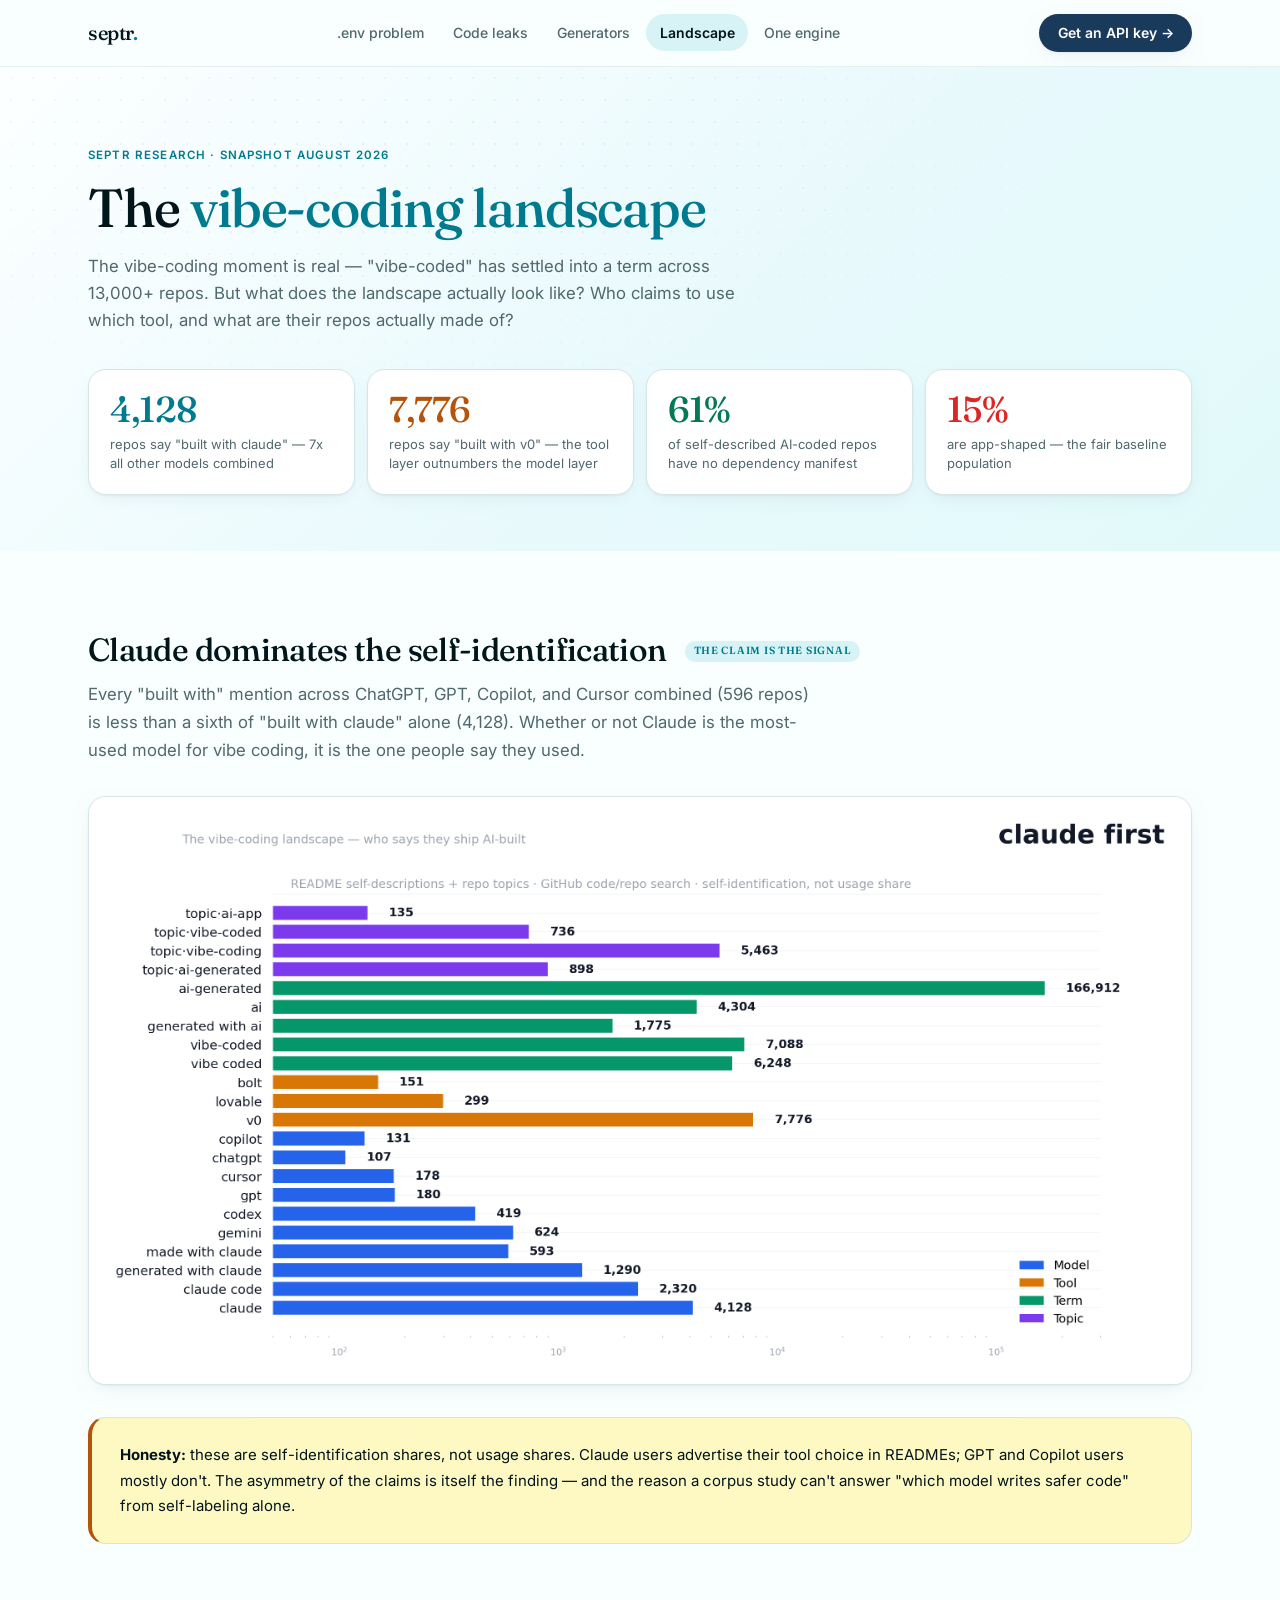
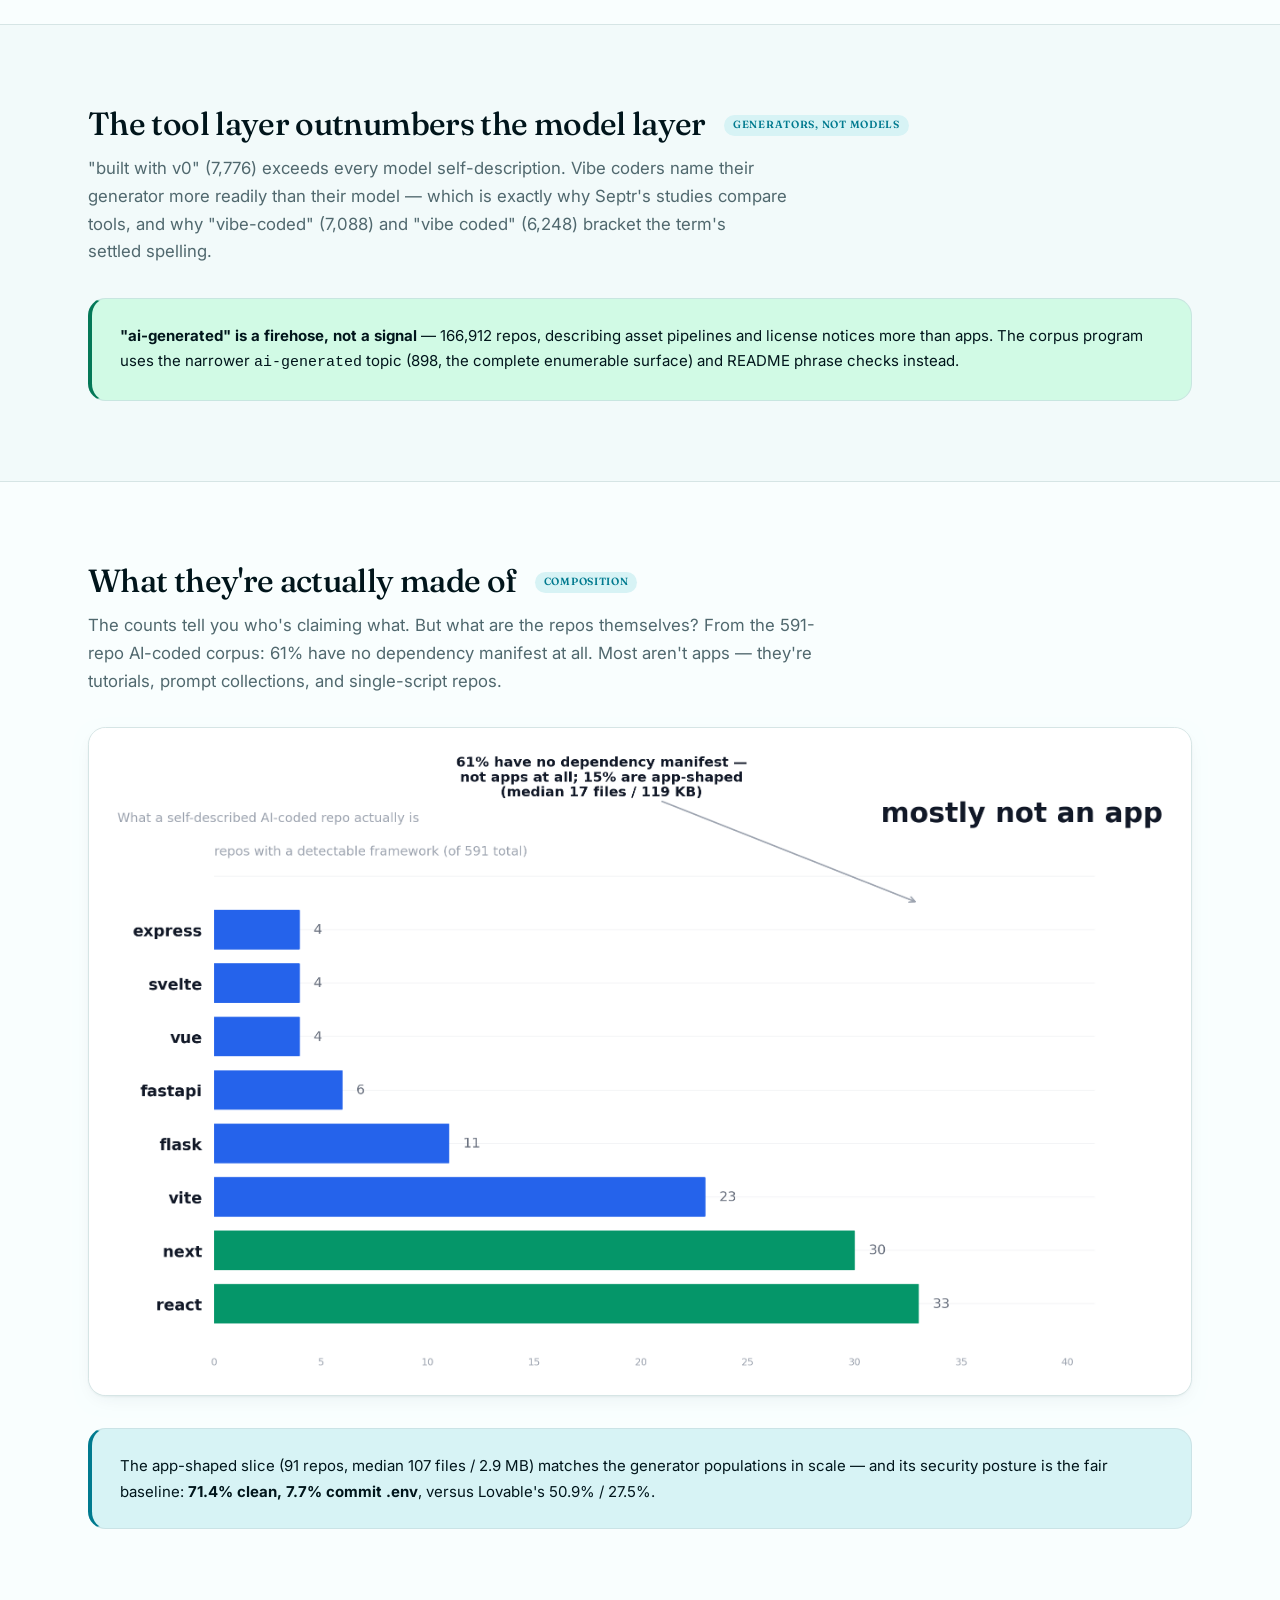
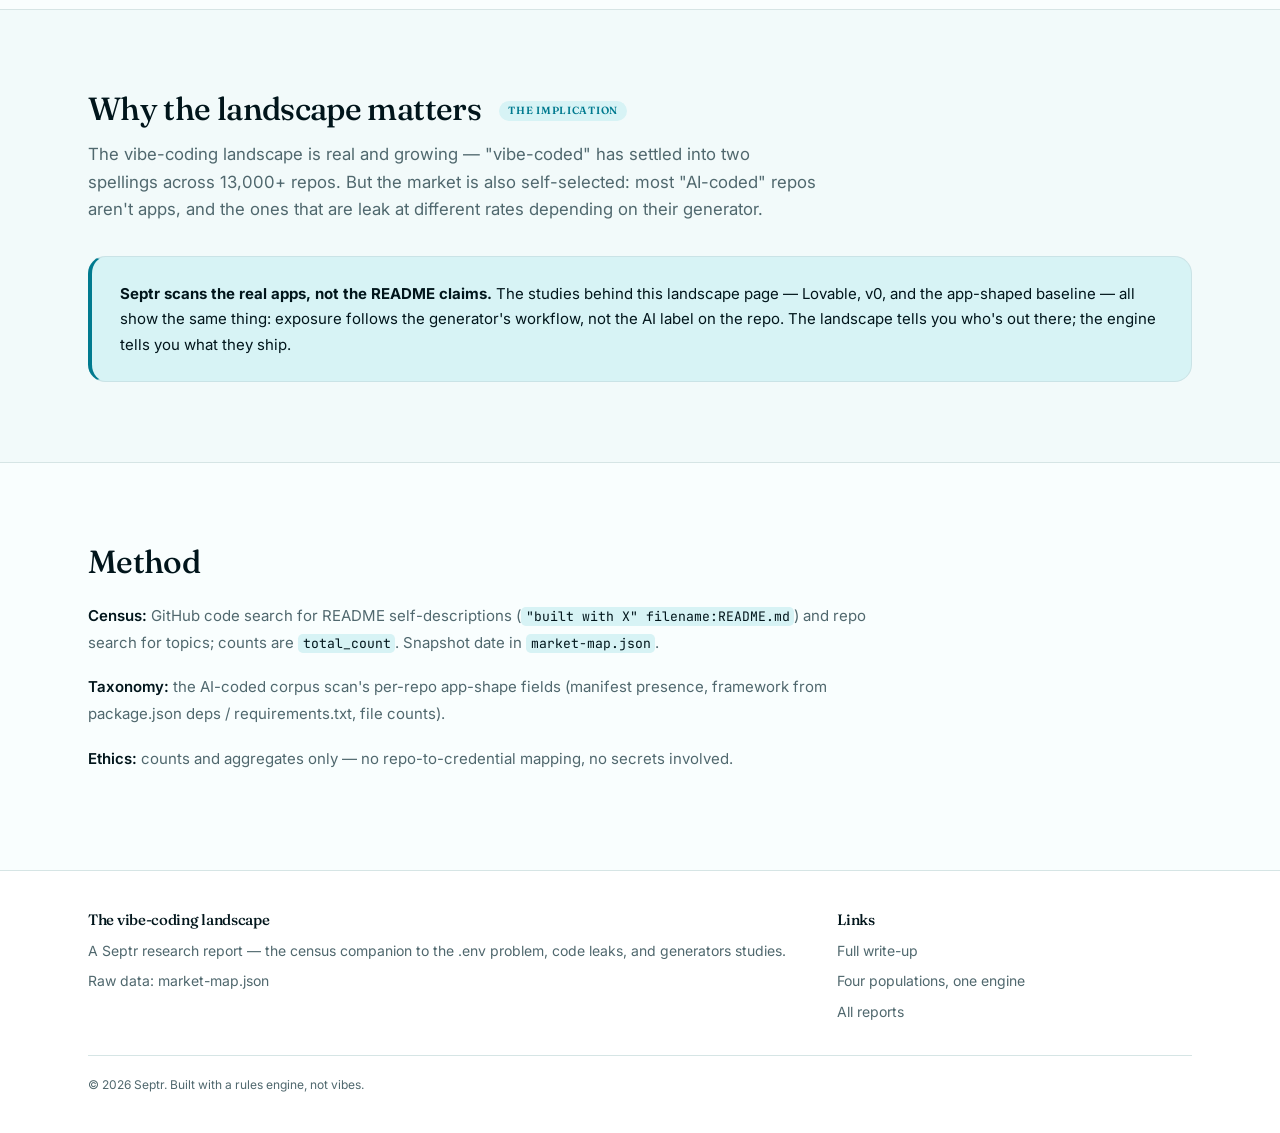
<file: report/landscape/index.html>
<!DOCTYPE html>
<html lang="en">
<head>
<meta charset="utf-8">
<meta name="viewport" content="width=device-width, initial-scale=1">
<title>The vibe-coding landscape — Septr research</title>
<link rel="preconnect" href="https://fonts.googleapis.com">
<link rel="preconnect" href="https://fonts.gstatic.com" crossorigin>
<link href="https://fonts.googleapis.com/css2?family=Fraunces:ital,opsz,wght@0,9..144,400;0,9..144,500;1,9..144,400;1,9..144,500&family=Inter:wght@400;500;600;700&family=JetBrains+Mono:wght@400;500&display=swap" rel="stylesheet">
<link rel="stylesheet" href="../septr.css">
</head>
<body>

<nav class="top">
  <div class="wrap inner">
    <a class="brand" href="/">septr<em>.</em></a>
    <div class="links">
      <a href="../index.html">.env problem</a>
      <a href="../v0/index.html">Code leaks</a>
      <a href="../aicoded/index.html">Generators</a>
      <a class="here" href="index.html">Landscape</a>
      <a href="../comparison/index.html">One engine</a>
    </div>
      <a class="header-cta" href="https://app.septr.dev/sign-up">Get an API key &#8594;</a>
  </div>
</nav>

<header class="hero">
  <div class="wrap">
    <div class="kicker">Septr research · snapshot August 2026</div>
    <h1>The <span class="accent">vibe-coding landscape</span></h1>
    <p class="sub">
      The vibe-coding moment is real — "vibe-coded" has settled into a
      term across 13,000+ repos. But what does the landscape actually look
      like? Who claims to use which tool, and what are their repos
      actually made of?
    </p>
    <div class="stats">
      <div class="stat blue"><div class="num">4,128</div><div class="lbl">repos say "built with claude" — 7x all other models combined</div></div>
      <div class="stat amber"><div class="num">7,776</div><div class="lbl">repos say "built with v0" — the tool layer outnumbers the model layer</div></div>
      <div class="stat green"><div class="num">61%</div><div class="lbl">of self-described AI-coded repos have no dependency manifest</div></div>
      <div class="stat red"><div class="num">15%</div><div class="lbl">are app-shaped — the fair baseline population</div></div>
    </div>
  </div>
</header>

<section class="story">
  <div class="wrap">
    <h2>Claude dominates the self-identification <span class="badge">the claim is the signal</span></h2>
    <p class="lead">
      Every "built with" mention across ChatGPT, GPT, Copilot, and Cursor
      combined (596 repos) is less than a sixth of "built with claude"
      alone (4,128). Whether or not Claude is the most-used model for
      vibe coding, it is the one people say they used.
    </p>
    <img class="chart" src="../charts-landscape/10-market.png"
         alt="Census bar chart: built with claude 4128, v0 7776, gemini 624, codex 419, gpt 180, cursor 178, copilot 131, chatgpt 107">
    <div class="callout amber">
      <strong>Honesty:</strong> these are self-identification shares, not
      usage shares. Claude users advertise their tool choice in READMEs;
      GPT and Copilot users mostly don't. The asymmetry of the claims is
      itself the finding — and the reason a corpus study can't answer
      "which model writes safer code" from self-labeling alone.
    </div>
  </div>
</section>

<section class="story">
  <div class="wrap">
    <h2>The tool layer outnumbers the model layer <span class="badge">generators, not models</span></h2>
    <p class="lead">
      "built with v0" (7,776) exceeds every model self-description. Vibe
      coders name their generator more readily than their model — which
      is exactly why Septr's studies compare tools, and why "vibe-coded"
      (7,088) and "vibe coded" (6,248) bracket the term's settled
      spelling.
    </p>
    <div class="callout green">
      <strong>"ai-generated" is a firehose, not a signal</strong> —
      166,912 repos, describing asset pipelines and license notices more
      than apps. The corpus program uses the narrower
      <code>ai-generated</code> topic (898, the complete enumerable
      surface) and README phrase checks instead.
    </div>
  </div>
</section>

<section class="story">
  <div class="wrap">
    <h2>What they're actually made of <span class="badge">composition</span></h2>
    <p class="lead">
      The counts tell you who's claiming what. But what are the repos
      themselves? From the 591-repo AI-coded corpus: 61% have no
      dependency manifest at all. Most aren't apps — they're tutorials,
      prompt collections, and single-script repos.
    </p>
    <img class="chart" src="../charts-landscape/11-composition.png"
         alt="Framework distribution: react 33, next 30, vite 23, flask 11; 61% no manifest, 15% app-shaped">
    <div class="callout">
      The app-shaped slice (91 repos, median 107 files / 2.9 MB) matches
      the generator populations in scale — and its security posture is
      the fair baseline: <strong>71.4% clean, 7.7% commit .env</strong>,
      versus Lovable's 50.9% / 27.5%.
    </div>
  </div>
</section>

<section class="story">
  <div class="wrap">
    <h2>Why the landscape matters <span class="badge">the implication</span></h2>
    <p class="lead">
      The vibe-coding landscape is real and growing — "vibe-coded" has
      settled into two spellings across 13,000+ repos. But the market is
      also self-selected: most "AI-coded" repos aren't apps, and the ones
      that are leak at different rates depending on their generator.
    </p>
    <div class="callout" style="border-left-color: var(--blue);">
      <strong>Septr scans the real apps, not the README claims.</strong>
      The studies behind this landscape page — Lovable, v0, and the
      app-shaped baseline — all show the same thing: exposure follows
      the generator's workflow, not the AI label on the repo. The
      landscape tells you who's out there; the engine tells you what
      they ship.
    </div>
  </div>
</section>

<section class="method">
  <div class="wrap">
    <h2>Method</h2>
    <p><strong>Census:</strong> GitHub code search for README self-descriptions (<code>"built with X" filename:README.md</code>) and repo search for topics; counts are <code>total_count</code>. Snapshot date in <code>market-map.json</code>.</p>
    <p><strong>Taxonomy:</strong> the AI-coded corpus scan's per-repo app-shape fields (manifest presence, framework from package.json deps / requirements.txt, file counts).</p>
    <p><strong>Ethics:</strong> counts and aggregates only — no repo-to-credential mapping, no secrets involved.</p>
  </div>
</section>

<footer>
  <div class="wrap">
    <div class="cols">
      <div>
        <h3>The vibe-coding landscape</h3>
        <p style="margin-bottom:8px">A Septr research report — the census companion to the <a href="../index.html">.env problem</a>, <a href="../v0/index.html">code leaks</a>, and <a href="../aicoded/index.html">generators</a> studies.</p>
        <p>Raw data: <a href="../../data/corpus-aicoded/market-map.json">market-map.json</a></p>
      </div>
      <div>
        <h3>Links</h3>
        <p><a href="../../studies/CORPUS_STUDY_LANDSCAPE.md">Full write-up</a></p>
        <p><a href="../comparison/index.html">Four populations, one engine</a></p>
        <p><a href="../../studies/RESEARCH.md">All reports</a></p>
      </div>
    </div>
    <div class="copy">© 2026 Septr. Built with a rules engine, not vibes.</div>
  </div>
</footer>

</body>
</html>
</file>
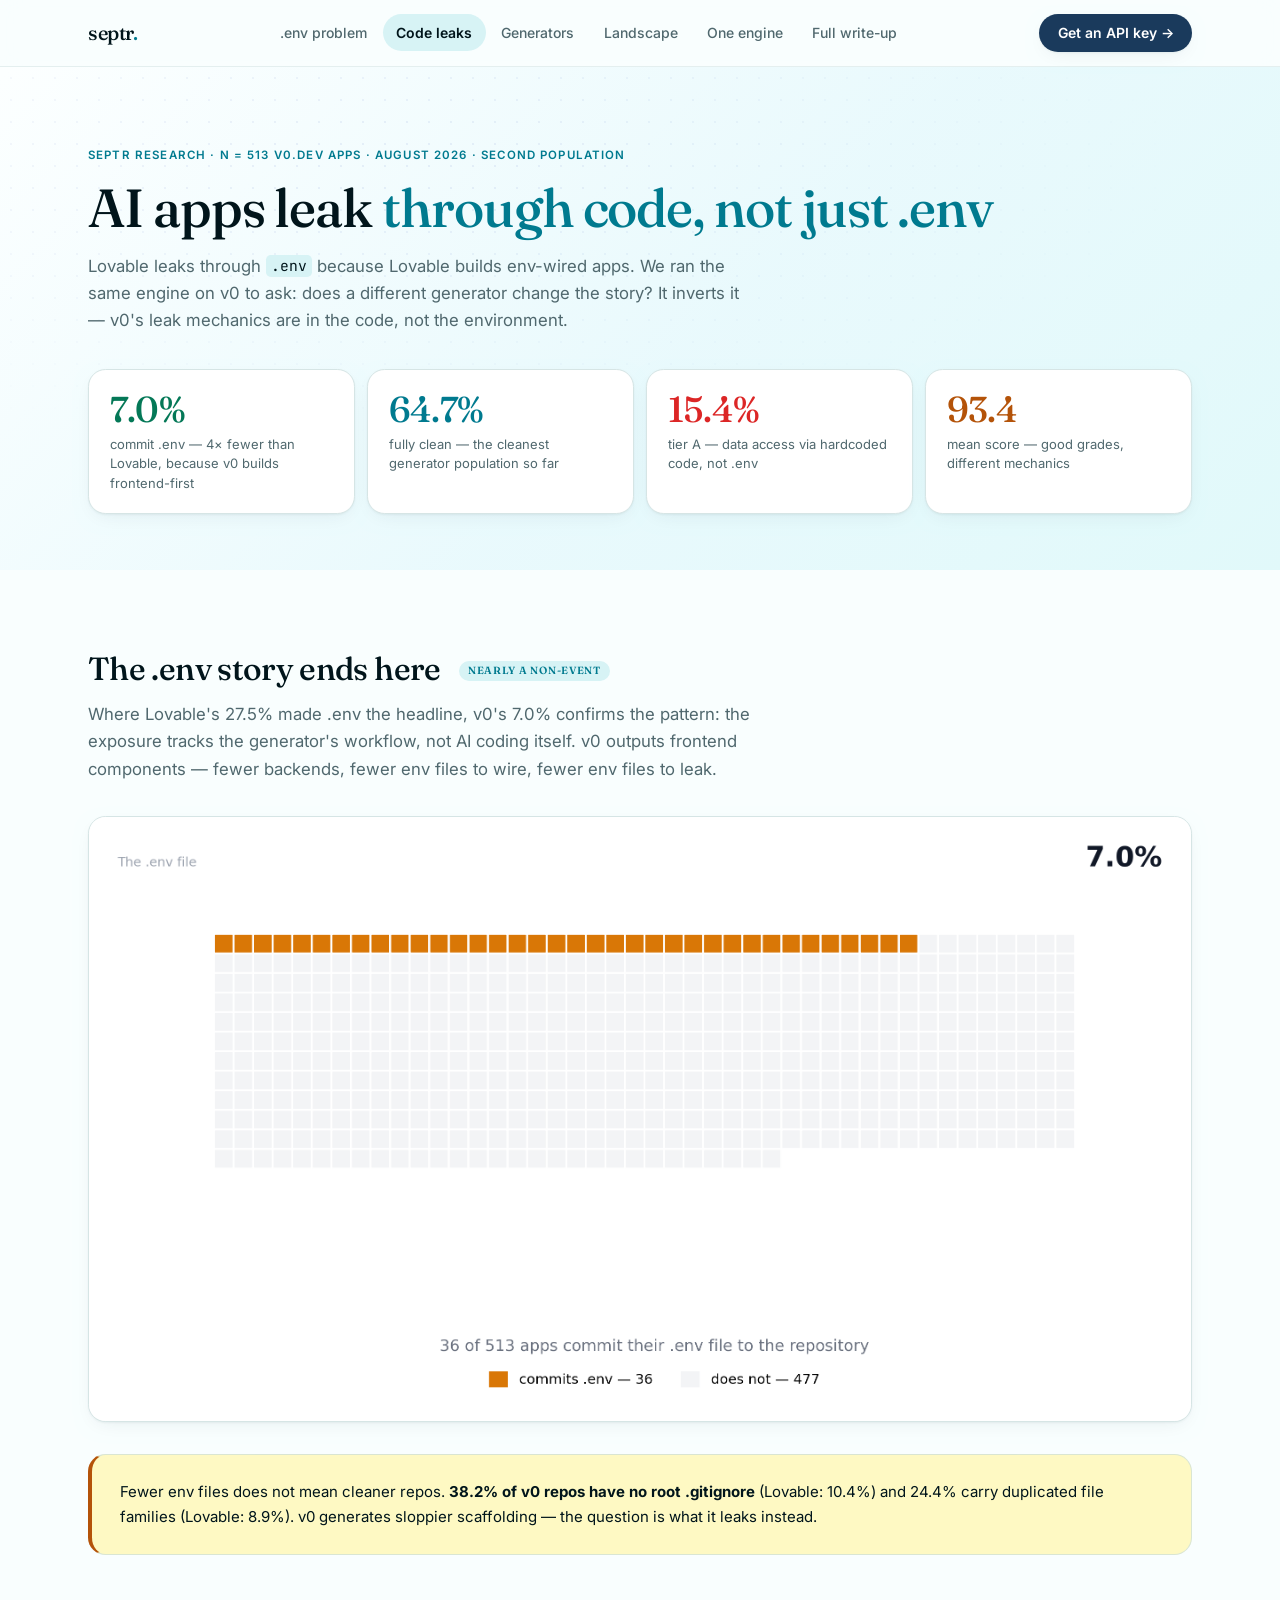
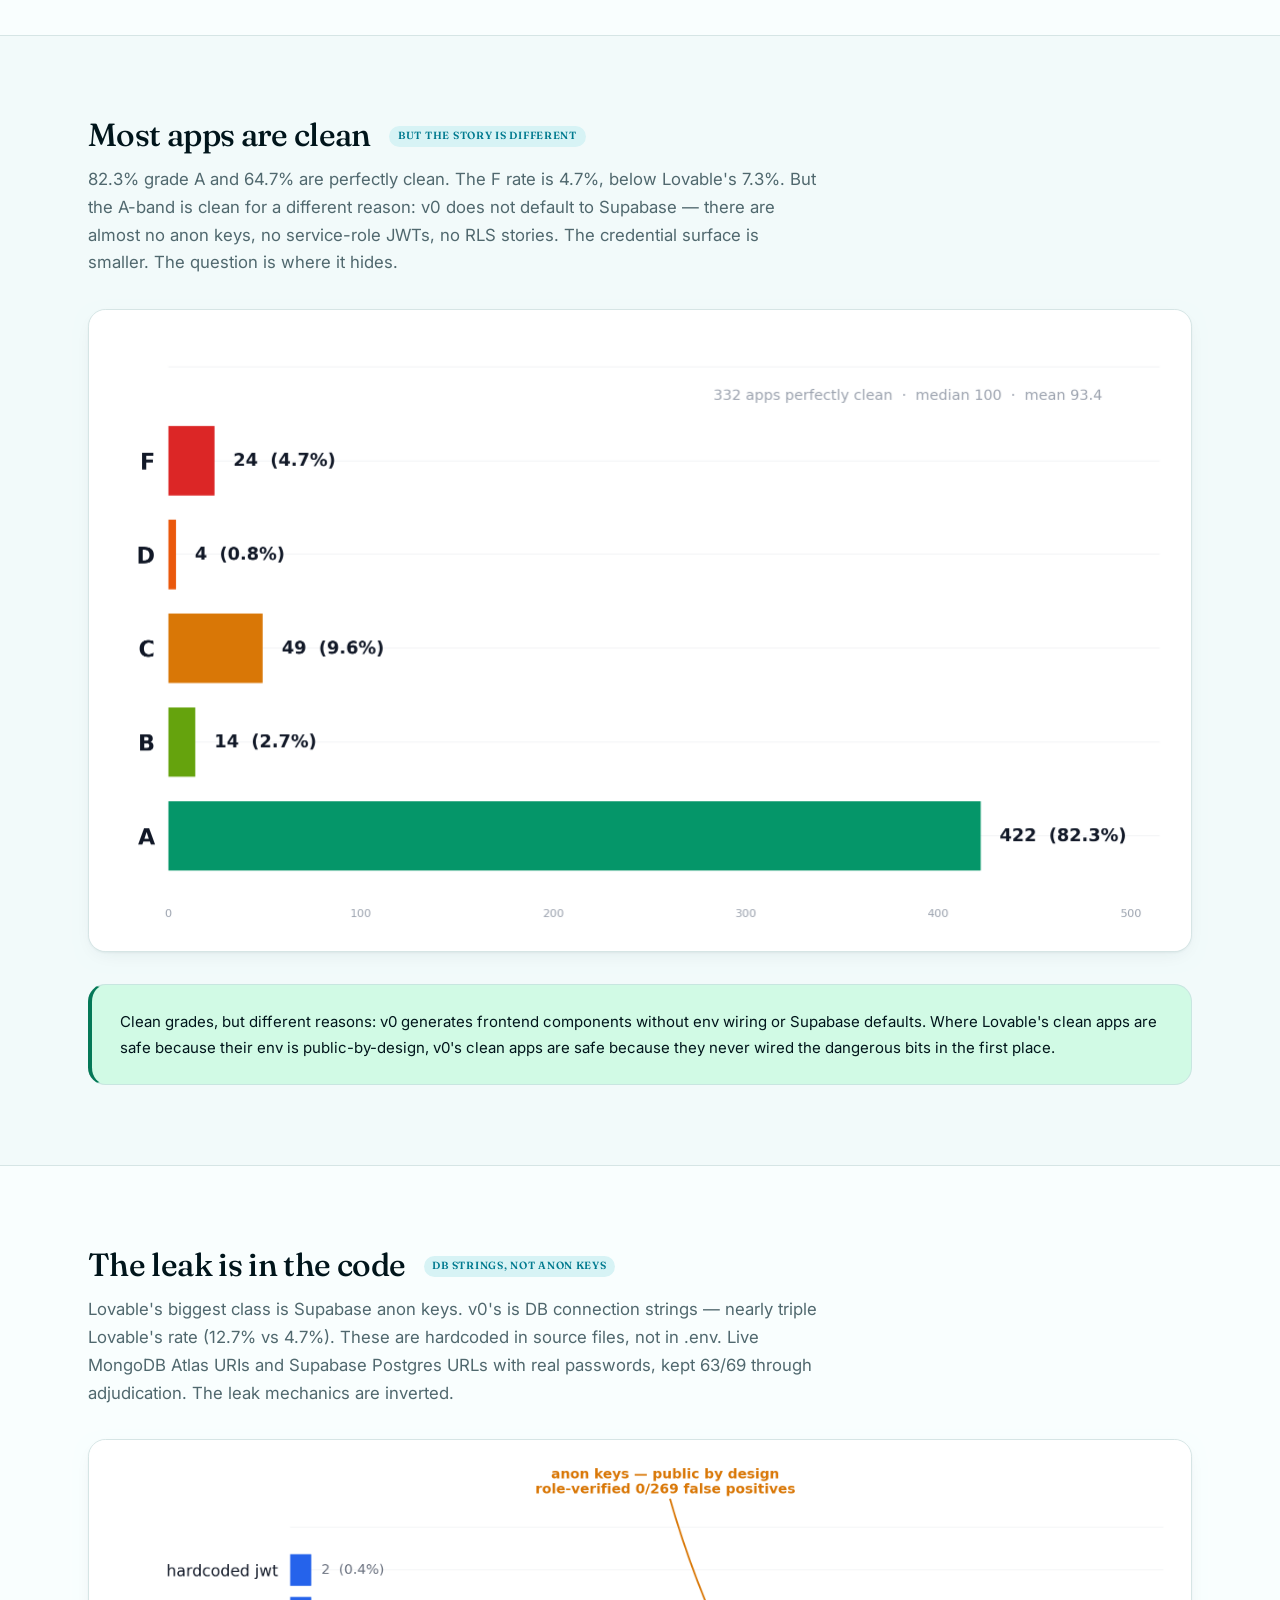
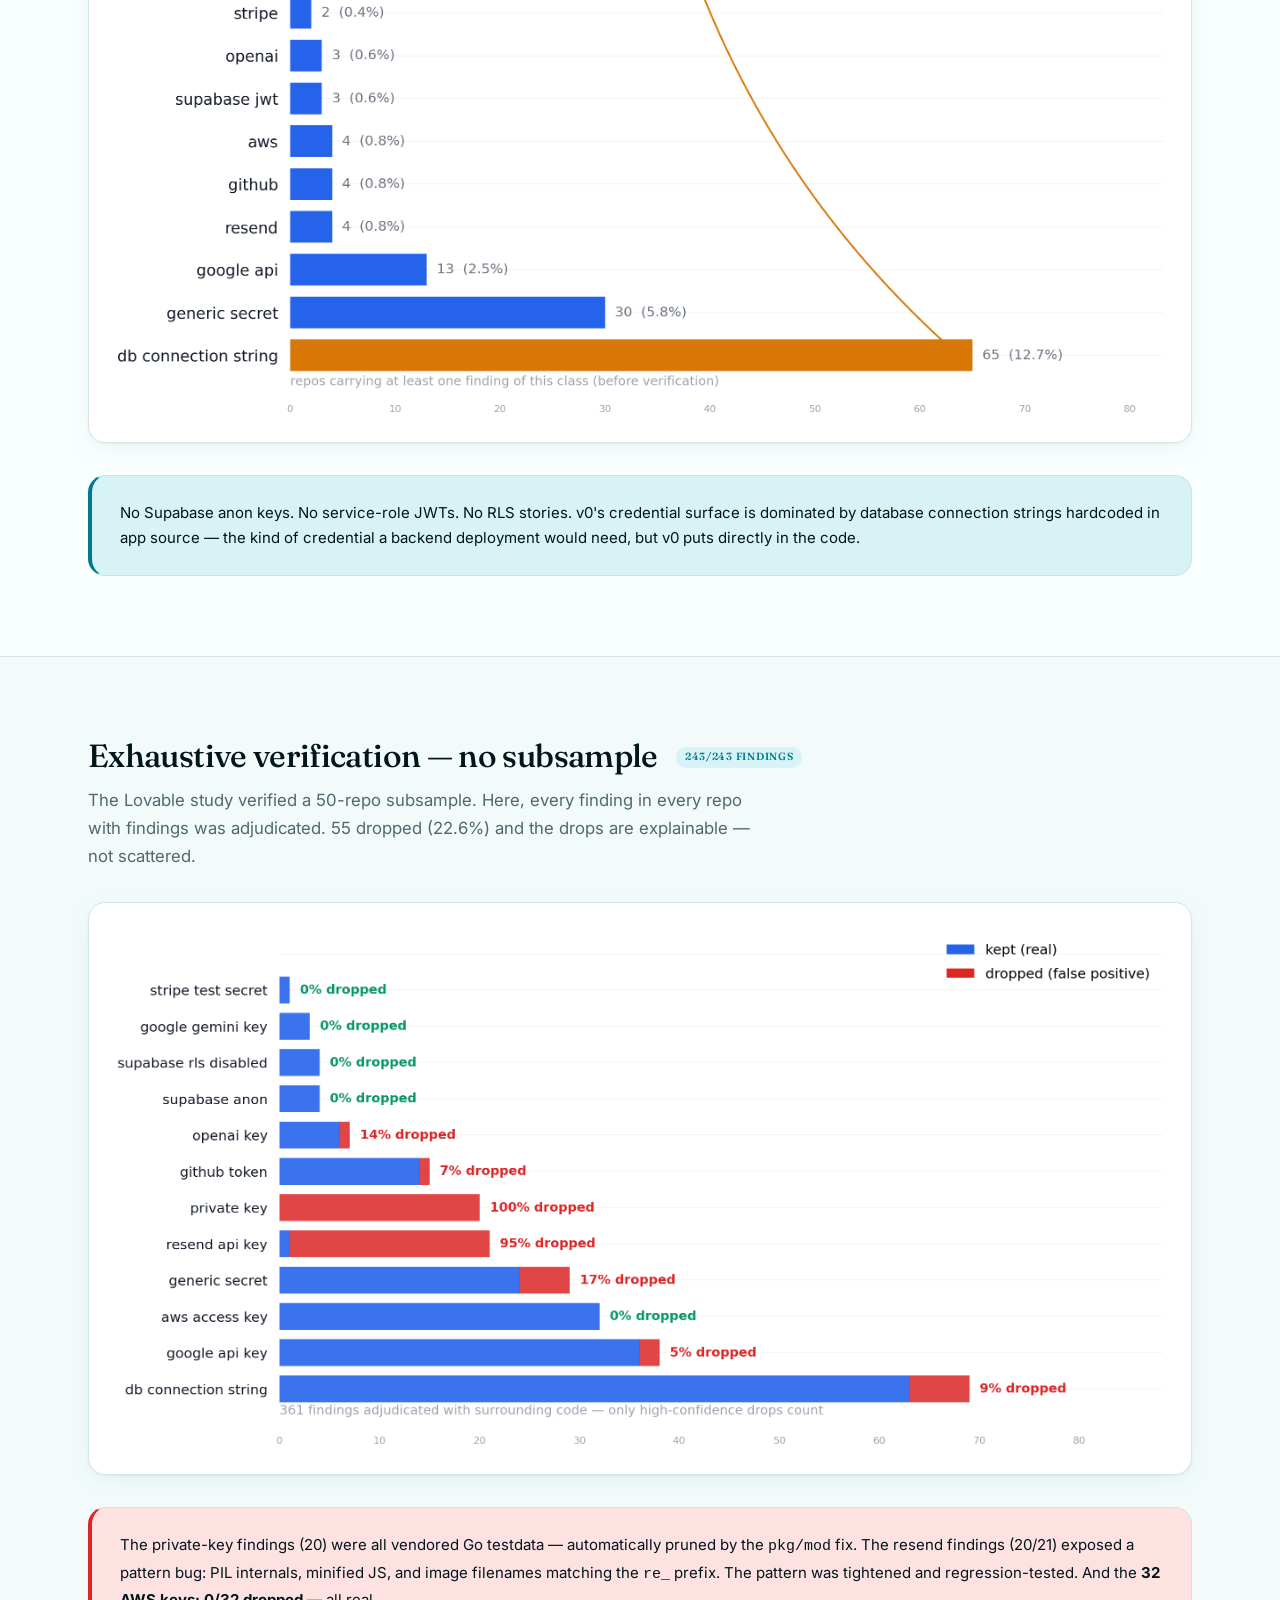
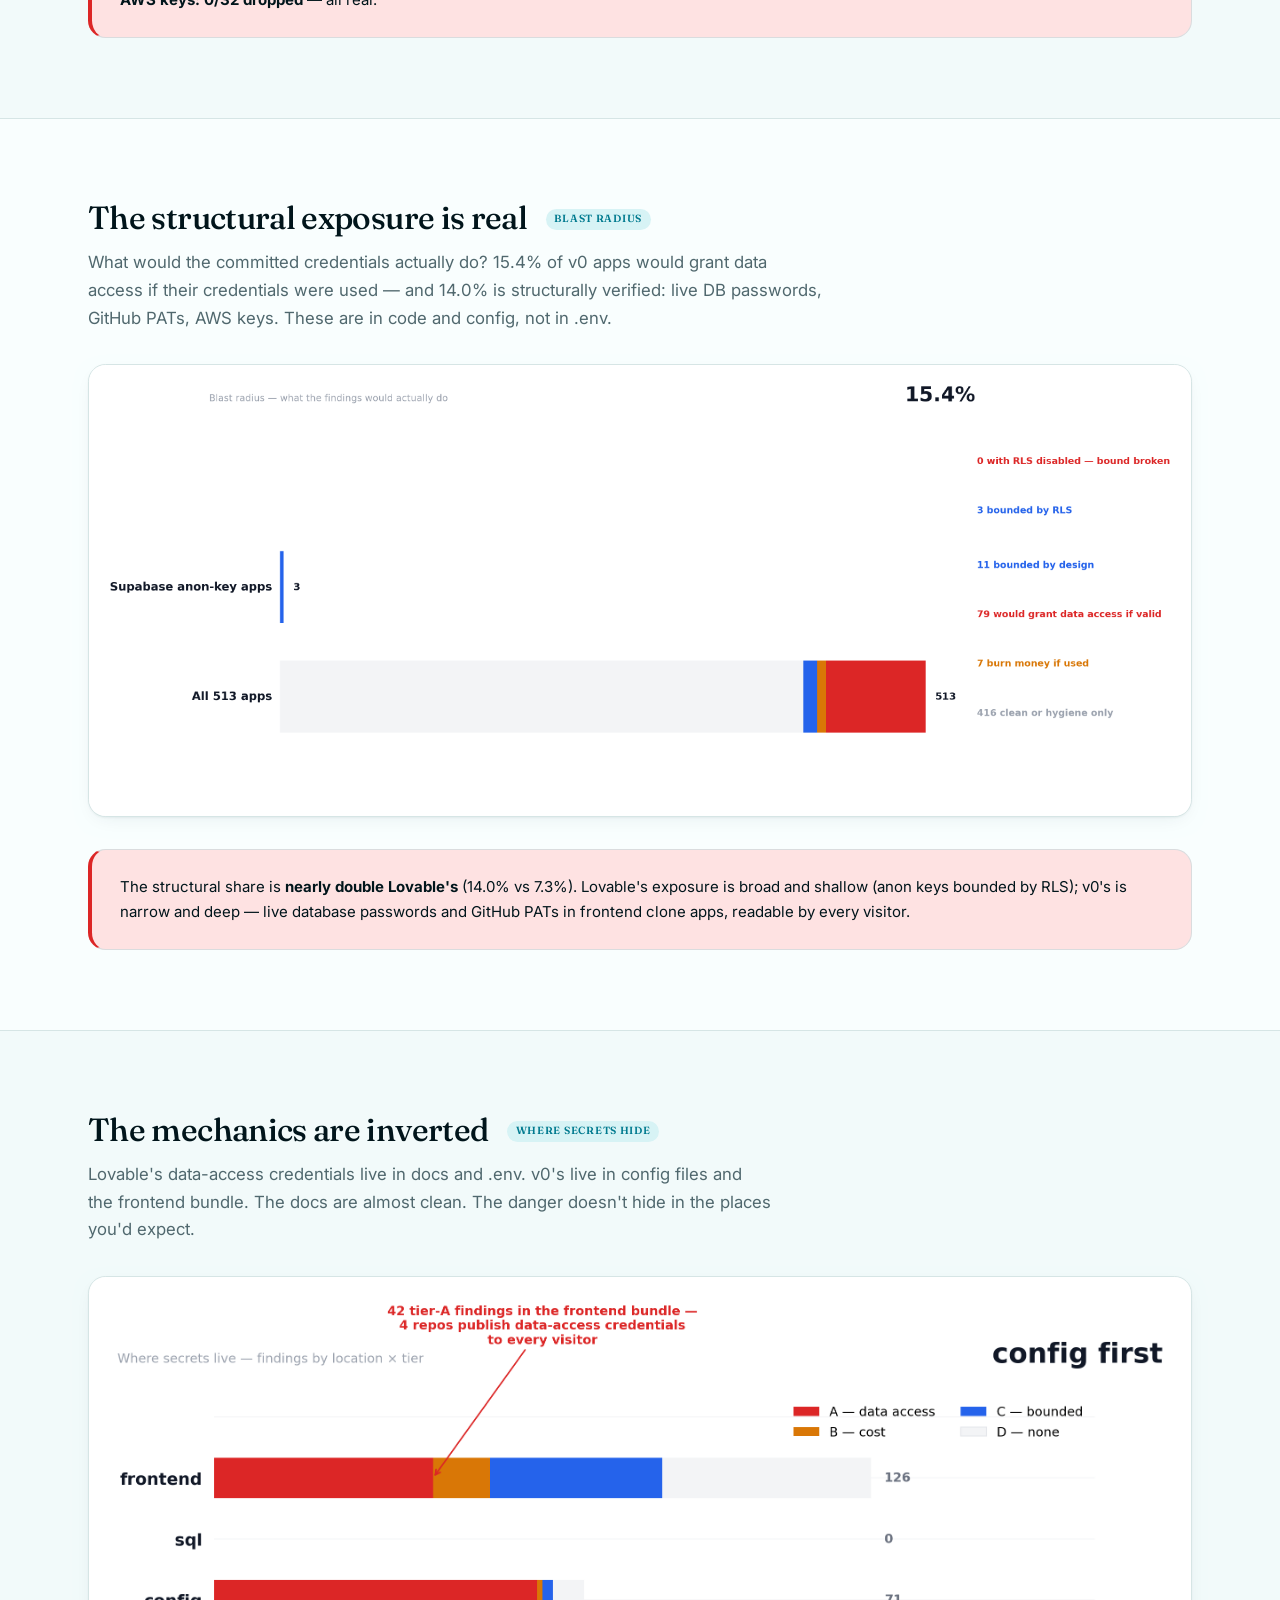
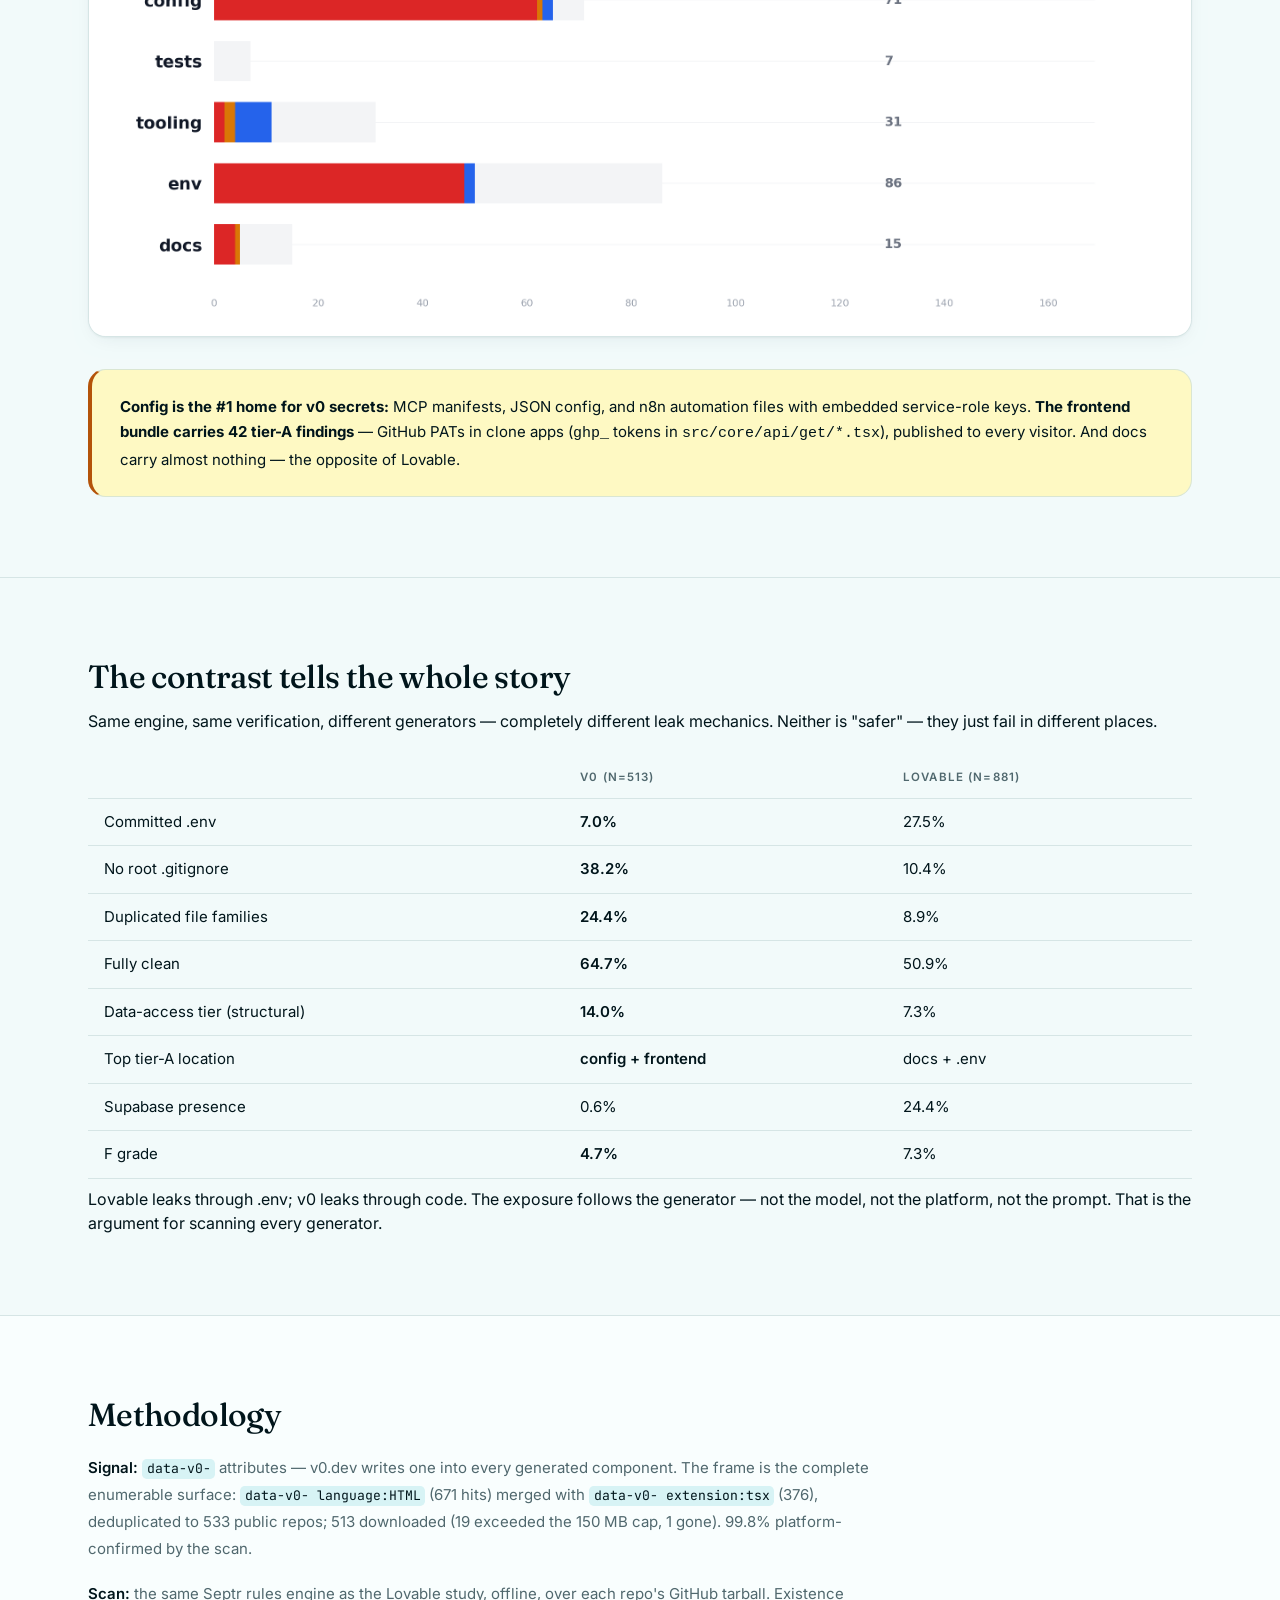
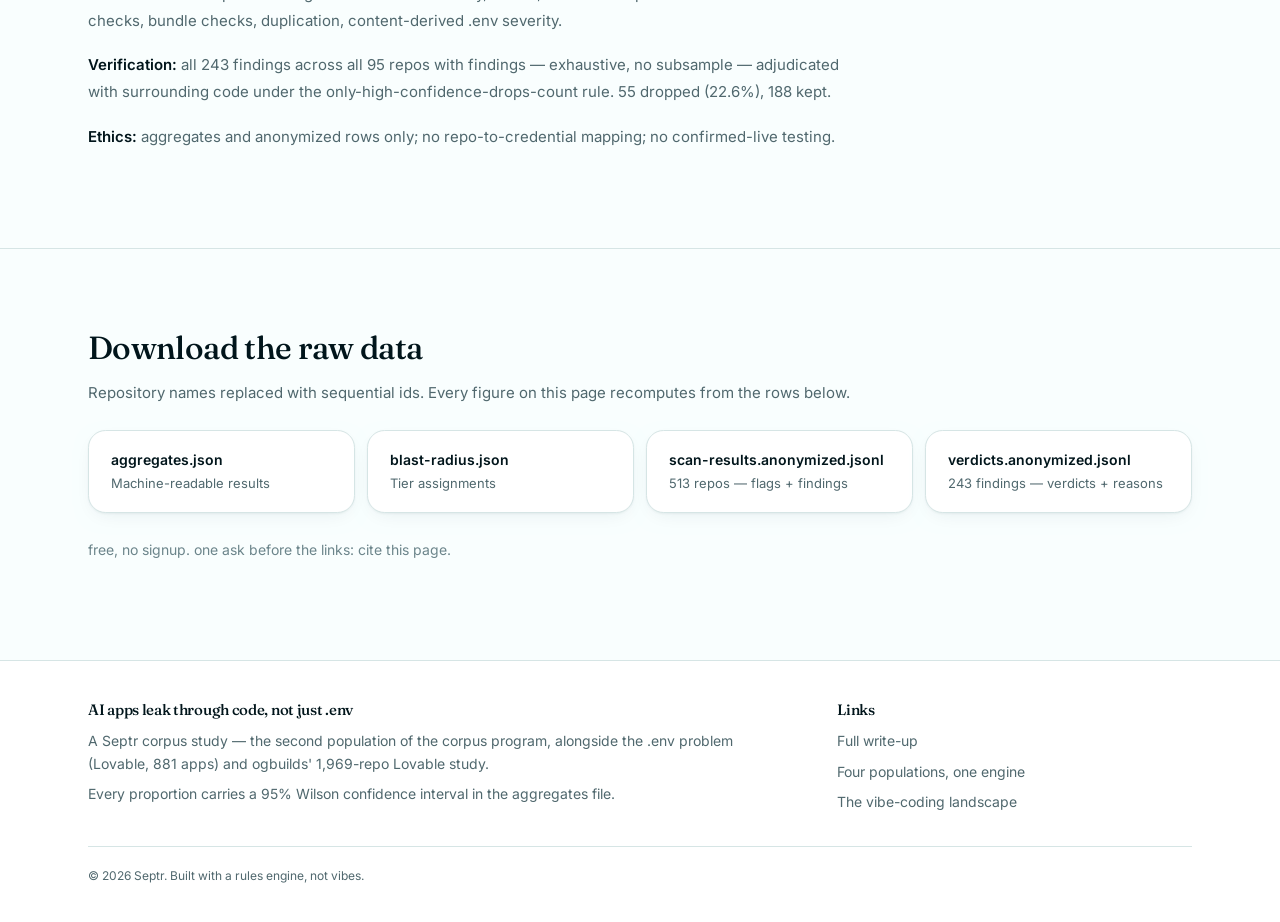
<file: report/v0/index.html>
<!DOCTYPE html>
<html lang="en">
<head>
<meta charset="utf-8">
<meta name="viewport" content="width=device-width, initial-scale=1">
<title>AI apps leak through code, not just .env — Septr corpus study</title>
<link rel="preconnect" href="https://fonts.googleapis.com">
<link rel="preconnect" href="https://fonts.gstatic.com" crossorigin>
<link href="https://fonts.googleapis.com/css2?family=Fraunces:ital,opsz,wght@0,9..144,400;0,9..144,500;1,9..144,400;1,9..144,500&family=Inter:wght@400;500;600;700&family=JetBrains+Mono:wght@400;500&display=swap" rel="stylesheet">
<link rel="stylesheet" href="../septr.css">
</head>
<body>

<nav class="top">
  <div class="wrap inner">
    <a class="brand" href="/">septr<em>.</em></a>
    <div class="links">
      <a href="../index.html">.env problem</a>
      <a class="here" href="index.html">Code leaks</a>
      <a href="../aicoded/index.html">Generators</a>
      <a href="../landscape/index.html">Landscape</a>
      <a href="../comparison/index.html">One engine</a>
      <a href="../../studies/CORPUS_STUDY_V0.md">Full write-up</a>
    </div>
      <a class="header-cta" href="https://app.septr.dev/sign-up">Get an API key &#8594;</a>
  </div>
</nav>

<header class="hero">
  <div class="wrap">
    <div class="kicker">Septr research · N = 513 v0.dev apps · August 2026 · second population</div>
    <h1>AI apps leak <span class="accent">through code, not just .env</span></h1>
    <p class="sub">
      Lovable leaks through <code>.env</code> because Lovable builds
      env-wired apps. We ran the same engine on v0 to ask: does a
      different generator change the story? It inverts it — v0's leak
      mechanics are in the code, not the environment.
    </p>
    <div class="stats">
      <div class="stat green">
        <div class="num">7.0%</div>
        <div class="lbl">commit .env — 4× fewer than Lovable, because v0 builds frontend-first</div>
      </div>
      <div class="stat blue">
        <div class="num">64.7%</div>
        <div class="lbl">fully clean — the cleanest generator population so far</div>
      </div>
      <div class="stat red">
        <div class="num">15.4%</div>
        <div class="lbl">tier A — data access via hardcoded code, not .env</div>
      </div>
      <div class="stat amber">
        <div class="num">93.4</div>
        <div class="lbl">mean score — good grades, different mechanics</div>
      </div>
    </div>
  </div>
</header>

<section class="story">
  <div class="wrap">
    <h2>The .env story ends here <span class="badge">nearly a non-event</span></h2>
    <p class="lead">
      Where Lovable's 27.5% made .env the headline, v0's 7.0% confirms
      the pattern: the exposure tracks the generator's workflow, not AI
      coding itself. v0 outputs frontend components — fewer backends,
      fewer env files to wire, fewer env files to leak.
    </p>
    <img class="chart" src="../charts-v0/01-waffle.png"
         alt="Waffle chart: 36 of 513 repos commit a .env file (7.0%)">
    <div class="callout amber">
      Fewer env files does not mean cleaner repos. <strong>38.2% of v0
      repos have no root .gitignore</strong> (Lovable: 10.4%) and 24.4%
      carry duplicated file families (Lovable: 8.9%). v0 generates
      sloppier scaffolding — the question is what it leaks instead.
    </div>
  </div>
</section>

<section class="story">
  <div class="wrap">
    <h2>Most apps are clean <span class="badge">but the story is different</span></h2>
    <p class="lead">
      82.3% grade A and 64.7% are perfectly clean. The F rate is 4.7%,
      below Lovable's 7.3%. But the A-band is clean for a different
      reason: v0 does not default to Supabase — there are almost no anon
      keys, no service-role JWTs, no RLS stories. The credential surface
      is smaller. The question is where it hides.
    </p>
    <img class="chart" src="../charts-v0/02-grades.png"
         alt="Security grade distribution: A 422 (82.3%), B 14, C 49, D 4, F 24 (4.7%)">
    <div class="callout green">
      Clean grades, but different reasons: v0 generates frontend components
      without env wiring or Supabase defaults. Where Lovable's clean
      apps are safe because their env is public-by-design, v0's clean apps
      are safe because they never wired the dangerous bits in the first
      place.
    </div>
  </div>
</section>

<section class="story">
  <div class="wrap">
    <h2>The leak is in the code <span class="badge">DB strings, not anon keys</span></h2>
    <p class="lead">
      Lovable's biggest class is Supabase anon keys. v0's is DB connection
      strings — nearly triple Lovable's rate (12.7% vs 4.7%). These are
      hardcoded in source files, not in .env. Live MongoDB Atlas URIs and
      Supabase Postgres URLs with real passwords, kept 63/69 through
      adjudication. The leak mechanics are inverted.
    </p>
    <img class="chart" src="../charts-v0/03-credentials.png"
         alt="Credential classes: DB connection string 65 repos, generic secret 30, Google API key 13, AWS 4, GitHub token 4">
    <div class="callout">
      No Supabase anon keys. No service-role JWTs. No RLS stories. v0's
      credential surface is dominated by database connection strings
      hardcoded in app source — the kind of credential a backend deployment
      would need, but v0 puts directly in the code.
    </div>
  </div>
</section>

<section class="story">
  <div class="wrap">
    <h2>Exhaustive verification — no subsample <span class="badge">243/243 findings</span></h2>
    <p class="lead">
      The Lovable study verified a 50-repo subsample. Here, every finding
      in every repo with findings was adjudicated. 55 dropped (22.6%)
      and the drops are explainable — not scattered.
    </p>
    <img class="chart" src="../charts-v0/04-verification.png"
         alt="Verification: private key 20/20 dropped, resend 20/21 dropped, AWS 0/32 dropped">
    <div class="callout red">
      The private-key findings (20) were all vendored Go testdata —
      automatically pruned by the <code>pkg/mod</code> fix. The resend
      findings (20/21) exposed a pattern bug: PIL internals, minified JS,
      and image filenames matching the <code>re_</code> prefix. The
      pattern was tightened and regression-tested. And the <strong>32 AWS
      keys: 0/32 dropped</strong> — all real.
    </div>
  </div>
</section>

<section class="story">
  <div class="wrap">
    <h2>The structural exposure is real <span class="badge">blast radius</span></h2>
    <p class="lead">
      What would the committed credentials actually do? 15.4% of v0 apps
      would grant data access if their credentials were used — and 14.0%
      is structurally verified: live DB passwords, GitHub PATs, AWS keys.
      These are in code and config, not in .env.
    </p>
    <img class="chart" src="../charts-v0/07-blast.png"
         alt="Blast radius: 79 of 513 apps tier A (data access), 7 cost, 11 bounded, 416 none">
    <div class="callout red">
      The structural share is <strong>nearly double Lovable's</strong>
      (14.0% vs 7.3%). Lovable's exposure is broad and shallow (anon
      keys bounded by RLS); v0's is narrow and deep — live database
      passwords and GitHub PATs in frontend clone apps, readable by
      every visitor.
    </div>
  </div>
</section>

<section class="story">
  <div class="wrap">
    <h2>The mechanics are inverted <span class="badge">where secrets hide</span></h2>
    <p class="lead">
      Lovable's data-access credentials live in docs and .env. v0's live
      in config files and the frontend bundle. The docs are almost clean.
      The danger doesn't hide in the places you'd expect.
    </p>
    <img class="chart" src="../charts-v0/08-locations.png"
         alt="v0 findings by location: config 62 tier-A, committed .env 48, frontend 42, docs 4">
    <div class="callout amber">
      <strong>Config is the #1 home for v0 secrets:</strong> MCP manifests,
      JSON config, and n8n automation files with embedded service-role
      keys. <strong>The frontend bundle carries 42 tier-A findings</strong>
      — GitHub PATs in clone apps (<code>ghp_</code> tokens in
      <code>src/core/api/get/*.tsx</code>), published to every visitor.
      And docs carry almost nothing — the opposite of Lovable.
    </div>
  </div>
</section>

<section class="compare">
  <div class="wrap">
    <h2>The contrast tells the whole story</h2>
    <p>
      Same engine, same verification, different generators — completely
      different leak mechanics. Neither is "safer" — they just fail in
      different places.
    </p>
    <table class="cmp">
      <tr><th></th><th>v0 (N=513)</th><th>Lovable (N=881)</th></tr>
      <tr><td>Committed .env</td><td class="hl"><b>7.0%</b></td><td>27.5%</td></tr>
      <tr><td>No root .gitignore</td><td class="hl"><b>38.2%</b></td><td>10.4%</td></tr>
      <tr><td>Duplicated file families</td><td class="hl"><b>24.4%</b></td><td>8.9%</td></tr>
      <tr><td>Fully clean</td><td><b>64.7%</b></td><td>50.9%</td></tr>
      <tr><td>Data-access tier (structural)</td><td class="hl"><b>14.0%</b></td><td>7.3%</td></tr>
      <tr><td>Top tier-A location</td><td class="hl"><b>config + frontend</b></td><td>docs + .env</td></tr>
      <tr><td>Supabase presence</td><td>0.6%</td><td>24.4%</td></tr>
      <tr><td>F grade</td><td><b>4.7%</b></td><td>7.3%</td></tr>
    </table>
    <p>
      Lovable leaks through .env; v0 leaks through code. The exposure
      follows the generator — not the model, not the platform, not the
      prompt. That is the argument for scanning every generator.
    </p>
  </div>
</section>

<section class="method">
  <div class="wrap">
    <h2>Methodology</h2>
    <p><strong>Signal:</strong> <code>data-v0-</code> attributes — v0.dev writes one into every generated component. The frame is the complete enumerable surface: <code>data-v0- language:HTML</code> (671 hits) merged with <code>data-v0- extension:tsx</code> (376), deduplicated to 533 public repos; 513 downloaded (19 exceeded the 150 MB cap, 1 gone). 99.8% platform-confirmed by the scan.</p>
    <p><strong>Scan:</strong> the same Septr rules engine as the Lovable study, offline, over each repo's GitHub tarball. Existence checks, bundle checks, duplication, content-derived .env severity.</p>
    <p><strong>Verification:</strong> all 243 findings across all 95 repos with findings — exhaustive, no subsample — adjudicated with surrounding code under the only-high-confidence-drops-count rule. 55 dropped (22.6%), 188 kept.</p>
    <p><strong>Ethics:</strong> aggregates and anonymized rows only; no repo-to-credential mapping; no confirmed-live testing.</p>
  </div>
</section>

<section class="download" id="download">
  <div class="wrap">
    <h2>Download the raw data</h2>
    <p>Repository names replaced with sequential ids. Every figure on this page recomputes from the rows below.</p>
    <div class="dl-grid">
      <a class="dl-card" href="../../data/corpus-v0/aggregates.json"><div class="name">aggregates.json</div><div class="desc">Machine-readable results</div></a>
      <a class="dl-card" href="../../data/corpus-v0/blast-radius.json"><div class="name">blast-radius.json</div><div class="desc">Tier assignments</div></a>
      <a class="dl-card" href="../../data/corpus-v0/scan-results.anonymized.jsonl"><div class="name">scan-results.anonymized.jsonl</div><div class="desc">513 repos — flags + findings</div></a>
      <a class="dl-card" href="../../data/corpus-v0/verdicts.anonymized.jsonl"><div class="name">verdicts.anonymized.jsonl</div><div class="desc">243 findings — verdicts + reasons</div></a>
    </div>
    <p style="margin-top: 24px; font-size: 14px; color: var(--gray-400);">free, no signup. one ask before the links: cite this page.</p>
  </div>
</section>

<footer>
  <div class="wrap">
    <div class="cols">
      <div>
        <h3>AI apps leak through code, not just .env</h3>
        <p style="margin-bottom: 8px;">A Septr corpus study — the second population of the corpus program, alongside the <a href="../index.html">.env problem</a> (Lovable, 881 apps) and ogbuilds' 1,969-repo Lovable study.</p>
        <p>Every proportion carries a 95% Wilson confidence interval in the aggregates file.</p>
      </div>
      <div>
        <h3>Links</h3>
        <p><a href="../../studies/CORPUS_STUDY_V0.md">Full write-up</a></p>
        <p><a href="../comparison/index.html">Four populations, one engine</a></p>
        <p><a href="../landscape/index.html">The vibe-coding landscape</a></p>
      </div>
    </div>
    <div class="copy">© 2026 Septr. Built with a rules engine, not vibes.</div>
  </div>
</footer>

</body>
</html>
</file>
<file: report/septr.css>
/* septr design system — shared by the research reports
   Mirror of the tokens and components on septr.dev. */

:root {
  --bg: oklch(0.992 0.005 200);
  --fg: oklch(0.18 0.03 220);
  --surface: #ffffff;
  --surface-muted: oklch(0.978 0.008 200);
  --primary: oklch(0.52 0.12 210);
  --primary-dark: oklch(0.42 0.14 215);
  --primary-soft: oklch(0.945 0.030 200);
  --muted: oklch(0.50 0.03 215);
  --border: oklch(0.91 0.016 200);
  --navy: #1a3a5c;
  --success: #047857;
  --success-soft: #d1fae5;
  --danger: #dc2626;
  --danger-soft: #fee2e2;
  --warning: #b45309;
  --warning-soft: #fef9c3;
  --shadow-sm: 0 1px 2px oklch(0.30 0.04 220 / 0.05), 0 6px 20px -8px oklch(0.30 0.06 220 / 0.10);
  --shadow-md: 0 8px 28px -6px oklch(0.30 0.08 220 / 0.14);
  --font-sans: "Inter", ui-sans-serif, system-ui, -apple-system, sans-serif;
  --font-display: "Fraunces", ui-serif, Georgia, serif;
  --font-mono: "JetBrains Mono", ui-monospace, SFMono-Regular, Menlo, Monaco, Consolas, monospace;
  --ease: cubic-bezier(0.4, 0, 0.2, 1);

  /* legacy aliases so any inline var() references keep working */
  --blue: var(--primary);
  --amber: var(--warning);
  --green: var(--success);
  --red: var(--danger);
  --gray-50: var(--surface-muted);
  --gray-100: oklch(0.955 0.012 205);
  --gray-200: var(--border);
  --gray-400: oklch(0.60 0.03 215);
  --gray-500: var(--muted);
  --gray-900: var(--fg);
}

*, *::before, *::after { box-sizing: border-box; margin: 0; padding: 0; }
html { scroll-behavior: smooth; }
body {
  font-family: var(--font-sans);
  color: var(--fg);
  background: var(--bg);
  line-height: 1.5;
  -webkit-font-smoothing: antialiased;
  -moz-osx-font-smoothing: grayscale;
}
p { text-wrap: pretty; }
em { font-style: italic; color: var(--primary); }
h1, h2, h3 {
  font-family: var(--font-display);
  font-weight: 500;
  letter-spacing: -0.02em;
  line-height: 1.15;
  text-wrap: balance;
}
:focus-visible { outline: 2px solid var(--primary); outline-offset: 2px; border-radius: 0.35rem; }
a { color: inherit; text-decoration: none; }

.wrap { max-width: 72rem; margin: 0 auto; padding: 0 1.5rem; }

/* ── nav ── */
nav.top {
  position: sticky; top: 0; z-index: 100;
  border-bottom: 1px solid oklch(0.91 0.016 200 / 0.6);
  background: oklch(0.992 0.005 200 / 0.75);
  backdrop-filter: blur(12px);
  -webkit-backdrop-filter: blur(12px);
}
nav.top .inner {
  display: flex; align-items: center; justify-content: space-between;
  gap: 1rem; padding: 0.85rem 1.5rem; max-width: 72rem; margin: 0 auto;
}
nav.top .brand {
  font-family: var(--font-display);
  font-size: 1.25rem; font-weight: 500; letter-spacing: -0.02em;
  color: var(--fg); white-space: nowrap;
}
nav.top .brand em { font-style: normal; }
nav.top .links { display: flex; align-items: center; gap: 0.125rem; flex-wrap: wrap; }
nav.top .links a {
  padding: 0.5rem 0.85rem; border-radius: 999px;
  font-size: 0.875rem; font-weight: 500; color: var(--muted);
  transition: background 0.2s, color 0.2s; white-space: nowrap;
}
nav.top .links a:hover { background: var(--surface-muted); color: var(--fg); }
nav.top .links a.here { background: var(--primary-soft); color: var(--fg); font-weight: 600; }
.header-cta {
  display: inline-flex; align-items: center; gap: 0.3rem;
  background: var(--navy); color: #fff;
  padding: 0.55rem 1.15rem; border-radius: 999px;
  font-size: 0.875rem; font-weight: 600; white-space: nowrap;
  box-shadow: var(--shadow-sm);
  transition: transform 0.2s var(--ease), box-shadow 0.2s var(--ease);
}
.header-cta:hover { background: #0f2a44; transform: translateY(-1px); box-shadow: var(--shadow-md); color: #fff; }

/* ── hero ── */
header.hero {
  position: relative; overflow: hidden;
  padding: 3.5rem 0 2.5rem;
  background: linear-gradient(135deg, oklch(0.998 0.003 200) 0%, oklch(0.972 0.018 210) 55%, oklch(0.965 0.025 200) 100%);
}
@media (min-width: 900px) { header.hero { padding: 5rem 0 3.5rem; } }
header.hero::before {
  content: ""; position: absolute; inset: 0; pointer-events: none;
  background-image: radial-gradient(oklch(0.42 0.18 268 / 0.07) 1px, transparent 1px);
  background-size: 22px 22px;
  mask-image: radial-gradient(ellipse 90% 80% at 30% 20%, black 10%, transparent 70%);
  -webkit-mask-image: radial-gradient(ellipse 90% 80% at 30% 20%, black 10%, transparent 70%);
}
header.hero > .wrap { position: relative; }
.kicker {
  font-size: 0.72rem; font-weight: 600;
  letter-spacing: 0.1em; text-transform: uppercase;
  color: var(--primary); margin-bottom: 1rem;
}
h1 {
  margin-top: 1rem;
  font-size: clamp(2.1rem, 4.5vw, 3.35rem);
  line-height: 1.06; max-width: 22em;
}
h1 .accent { color: var(--primary); }
.sub {
  margin-top: 1rem; max-width: 42rem;
  font-size: 1.05rem; color: var(--muted); line-height: 1.6;
}
.sub code, p code, li code {
  font-family: var(--font-mono); font-size: 0.875em;
  color: var(--fg); background: var(--primary-soft);
  padding: 0.1em 0.35em; border-radius: 0.3rem;
}
.cta-row { display: flex; flex-wrap: wrap; gap: 0.65rem; margin-top: 1.75rem; }
.cta {
  display: inline-flex; align-items: center; gap: 0.35rem;
  padding: 0.8rem 1.35rem; border-radius: 999px;
  font-size: 0.875rem; font-weight: 600;
  background:
    radial-gradient(circle at 22% 18%, oklch(1 0 0 / 0.2) 0%, transparent 52%),
    linear-gradient(165deg, var(--primary) 0%, var(--primary-dark) 100%);
  color: #fff;
  box-shadow: var(--shadow-sm), 0 8px 26px oklch(0.42 0.14 215 / 0.28);
  transition: transform 0.2s var(--ease), box-shadow 0.2s var(--ease);
}
.cta:hover { transform: translateY(-2px); box-shadow: var(--shadow-md), 0 14px 36px oklch(0.42 0.14 215 / 0.34); color: #fff; }
.cta.secondary {
  background: rgba(255,255,255,0.85); border: 1px solid var(--border);
  color: var(--fg); font-weight: 500; box-shadow: none;
}
.cta.secondary:hover { border-color: var(--primary); background: #fff; transform: translateY(-1px); box-shadow: var(--shadow-sm); }

/* ── stats ── */
.stats {
  display: grid; grid-template-columns: repeat(auto-fit, minmax(200px, 1fr));
  gap: 0.75rem; margin-top: 2.25rem;
}
.stat {
  background: var(--surface); border: 1px solid var(--border);
  border-radius: 1.1rem; padding: 1.25rem 1.3rem;
  box-shadow: var(--shadow-sm);
  transition: transform 0.2s var(--ease), box-shadow 0.2s var(--ease);
}
.stat:hover { transform: translateY(-2px); box-shadow: var(--shadow-md); }
.stat .num {
  font-family: var(--font-display);
  font-size: clamp(1.75rem, 3vw, 2.25rem); font-weight: 500;
  color: var(--navy); line-height: 1.1; letter-spacing: -0.02em;
}
.stat .lbl { margin-top: 0.3rem; font-size: 0.8125rem; color: var(--muted); line-height: 1.5; }
.stat.amber .num { color: var(--warning); }
.stat.green .num { color: var(--success); }
.stat.red .num { color: var(--danger); }
.stat.blue .num { color: var(--primary); }

/* ── narrative sections ── */
section.story, section.compare, section.method, section.download {
  padding: 4rem 0; border-top: 1px solid var(--border);
}
@media (min-width: 768px) {
  section.story, section.compare, section.method, section.download { padding: 5rem 0; }
}
section.story:first-of-type { border-top: none; }
section.story:nth-of-type(even), section.compare:nth-of-type(odd) {
  background: var(--surface-muted);
}
h2 {
  margin-bottom: 0.75rem;
  font-size: clamp(1.5rem, 2.8vw, 2rem); line-height: 1.2;
}
.badge {
  display: inline-block;
  font-size: 0.65rem; font-weight: 600; text-transform: uppercase;
  letter-spacing: 0.07em; background: var(--primary-soft); color: var(--primary);
  border-radius: 999px; padding: 0.25rem 0.55rem; margin-left: 0.75rem;
  vertical-align: middle; position: relative; top: -0.15em;
}
.lead {
  font-size: 1.05rem; color: var(--muted); max-width: 46rem;
  margin-bottom: 2rem; line-height: 1.65;
}
.story img.chart, section.compare img.chart {
  width: 100%; height: auto; display: block;
  border-radius: 1.1rem; border: 1px solid var(--border);
  background: var(--surface);
  box-shadow: var(--shadow-sm);
}
.callout {
  margin-top: 2rem; background: var(--primary-soft);
  border: 1px solid oklch(0.87 0.025 210 / 0.6);
  border-left: 4px solid var(--primary);
  border-radius: 1.1rem; padding: 1.5rem 1.75rem;
  font-size: 0.9375rem; line-height: 1.7; color: var(--fg);
}
.callout.amber { background: var(--warning-soft); border-left-color: var(--warning); }
.callout.red { background: var(--danger-soft); border-left-color: var(--danger); }
.callout.green { background: var(--success-soft); border-left-color: var(--success); }
.callout strong { font-weight: 700; }

/* ── methodology ── */
section.method h2 { margin-bottom: 1.25rem; }
section.method p, section.download p {
  font-size: 0.9375rem; color: var(--muted); max-width: 49rem;
  margin-bottom: 1.1rem; line-height: 1.8;
}
section.method p strong { color: var(--fg); font-weight: 600; }

/* ── comparison tables ── */
table.cmp { width: 100%; border-collapse: collapse; margin: 1.5rem 0 0.5rem; font-size: 0.9375rem; }
table.cmp th, table.cmp td { text-align: left; padding: 0.75rem 1rem; border-bottom: 1px solid var(--border); }
table.cmp th {
  font-size: 0.72rem; text-transform: uppercase; letter-spacing: 0.1em;
  color: var(--muted); font-weight: 600;
}
table.cmp td b { color: var(--fg); font-weight: 600; }
table.cmp td .hl { color: var(--warning); font-weight: 700; }

/* ── download / report cards ── */
.dl-grid, .report-links {
  display: grid; grid-template-columns: repeat(auto-fit, minmax(220px, 1fr));
  gap: 0.75rem; margin-top: 1.5rem;
}
.dl-card, .rl {
  display: block; padding: 1.15rem 1.35rem;
  border-radius: 1.1rem; border: 1px solid var(--border);
  background: var(--surface); box-shadow: var(--shadow-sm);
  transition: transform 0.2s var(--ease), box-shadow 0.2s var(--ease), border-color 0.2s var(--ease);
}
.dl-card:hover, .rl:hover { border-color: var(--primary); transform: translateY(-2px); box-shadow: var(--shadow-md); }
.dl-card .name, .rl .name { font-size: 0.875rem; font-weight: 600; color: var(--fg); }
.dl-card .desc, .rl .desc { font-size: 0.8125rem; color: var(--muted); margin-top: 0.25rem; line-height: 1.5; }

section.compare .link {
  display: inline-flex; align-items: center; gap: 0.4rem;
  font-size: 0.9375rem; font-weight: 600; color: var(--primary);
  margin-top: 1.25rem;
}
section.compare .link:hover { text-decoration: underline; }

/* ── bottom CTA ── */
section.cta-section { padding: 5rem 0; text-align: center; background: var(--surface-muted); border-top: 1px solid var(--border); }
section.cta-section h2 { margin-bottom: 0.75rem; }
section.cta-section p {
  font-size: 0.9375rem; color: var(--muted); margin-bottom: 1.75rem;
  max-width: 34rem; margin-left: auto; margin-right: auto;
}

/* ── footer ── */
footer { border-top: 1px solid var(--border); background: var(--surface); padding: 2.5rem 0; font-size: 0.875rem; color: var(--muted); }
footer .cols { display: grid; grid-template-columns: 2fr 1fr; gap: 2.5rem; }
footer h3 { color: var(--fg); font-size: 0.9375rem; font-weight: 500; margin-bottom: 0.75rem; font-family: var(--font-display); }
footer p { margin-bottom: 0.5rem; line-height: 1.6; }
footer a { color: var(--muted); }
footer a:hover { color: var(--fg); }
footer .copy { margin-top: 1.5rem; padding-top: 1.25rem; border-top: 1px solid var(--border); font-size: 0.75rem; }

@media (max-width: 899px) {
  nav.top .links { display: none; }
}
@media (max-width: 720px) {
  h1 { font-size: clamp(1.85rem, 7vw, 2.4rem); }
  h2 { font-size: 1.5rem; }
  header.hero { padding: 2.5rem 0 2rem; }
  .stats { grid-template-columns: 1fr 1fr; }
  footer .cols { grid-template-columns: 1fr; gap: 1.5rem; }
}
</file>
